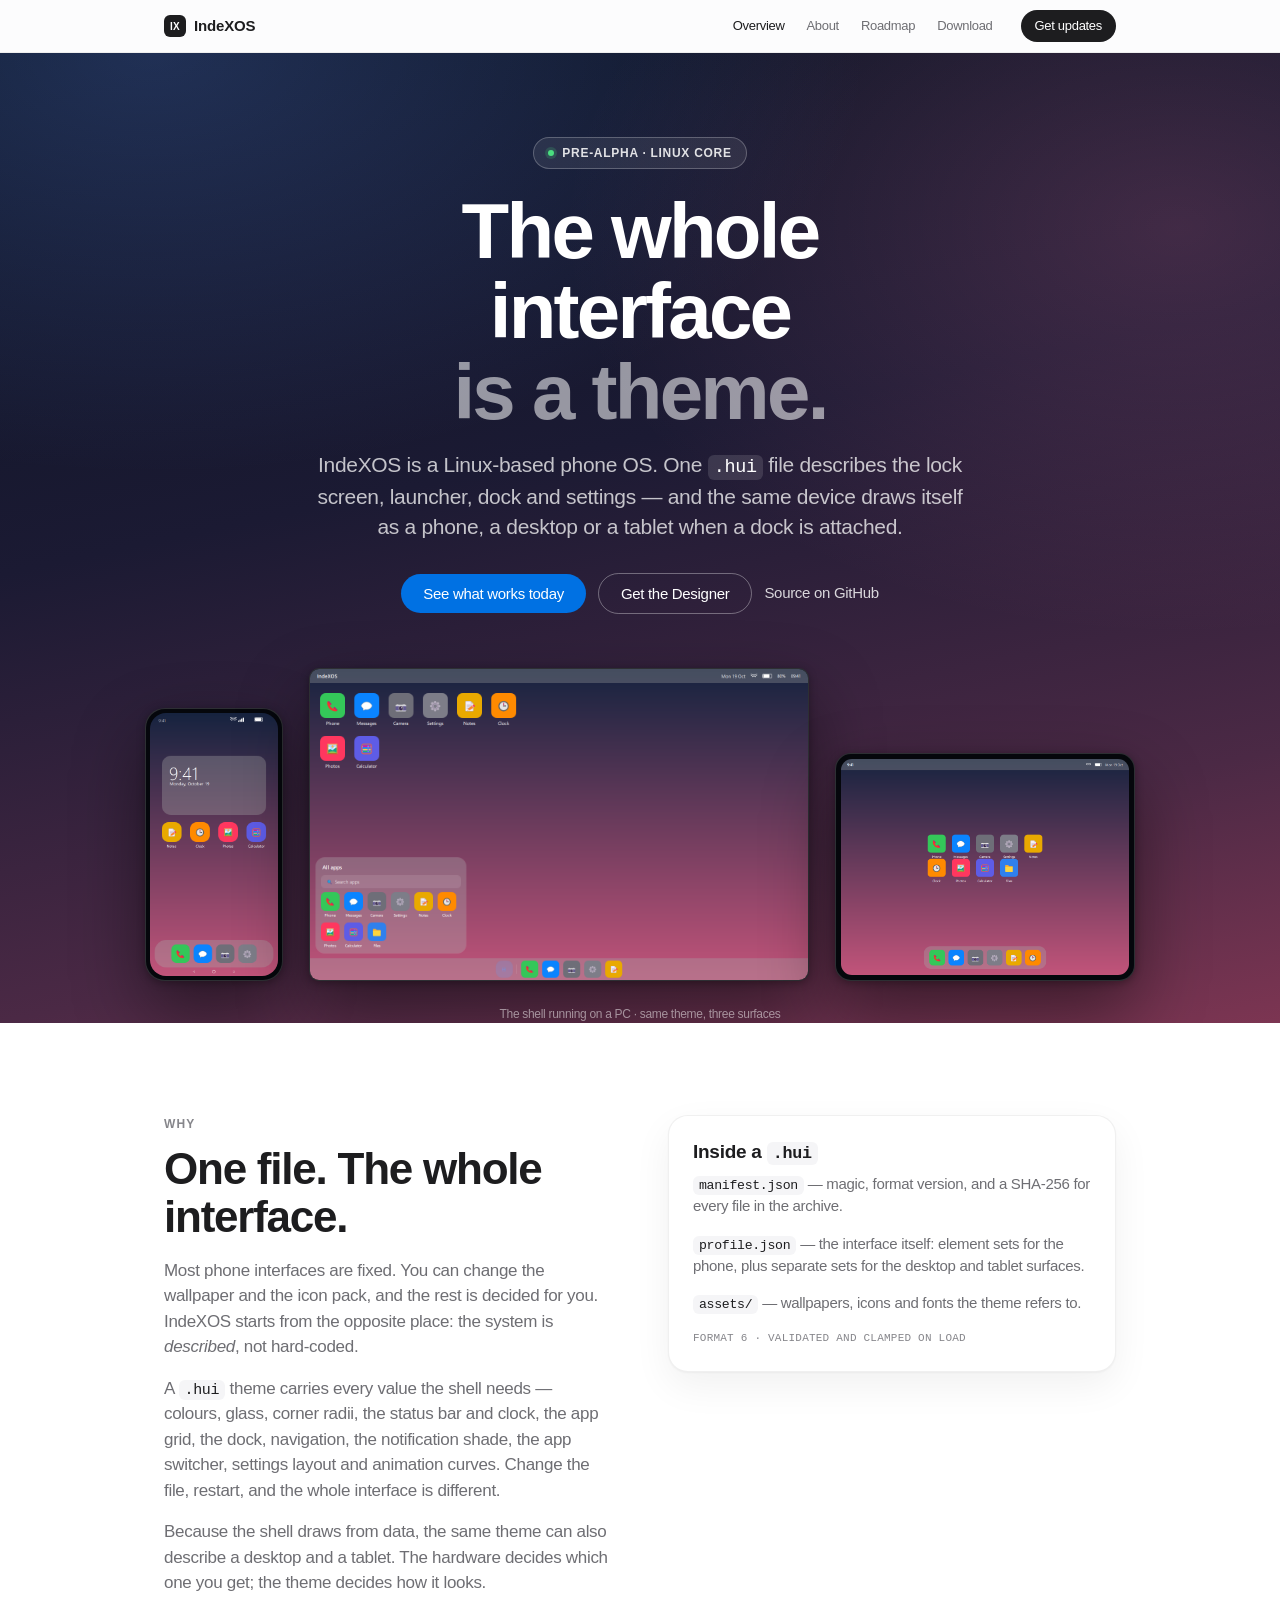
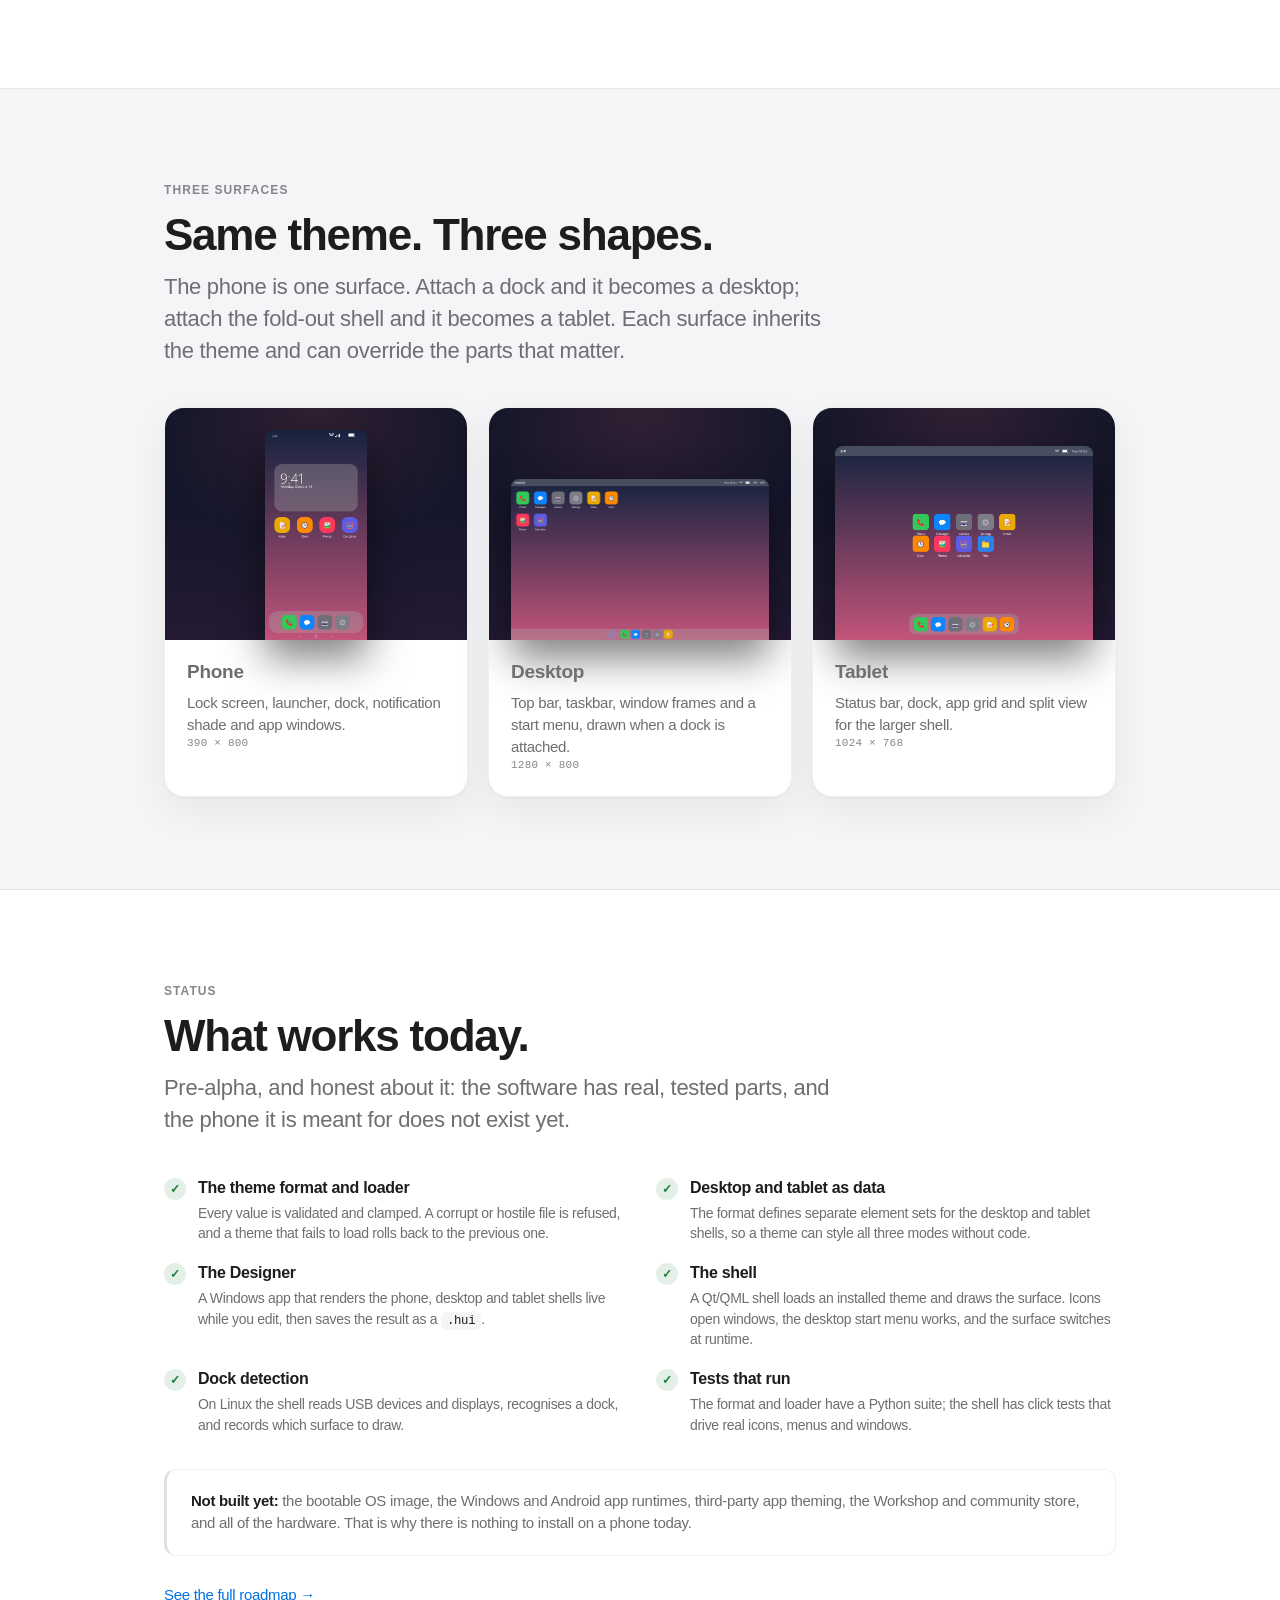
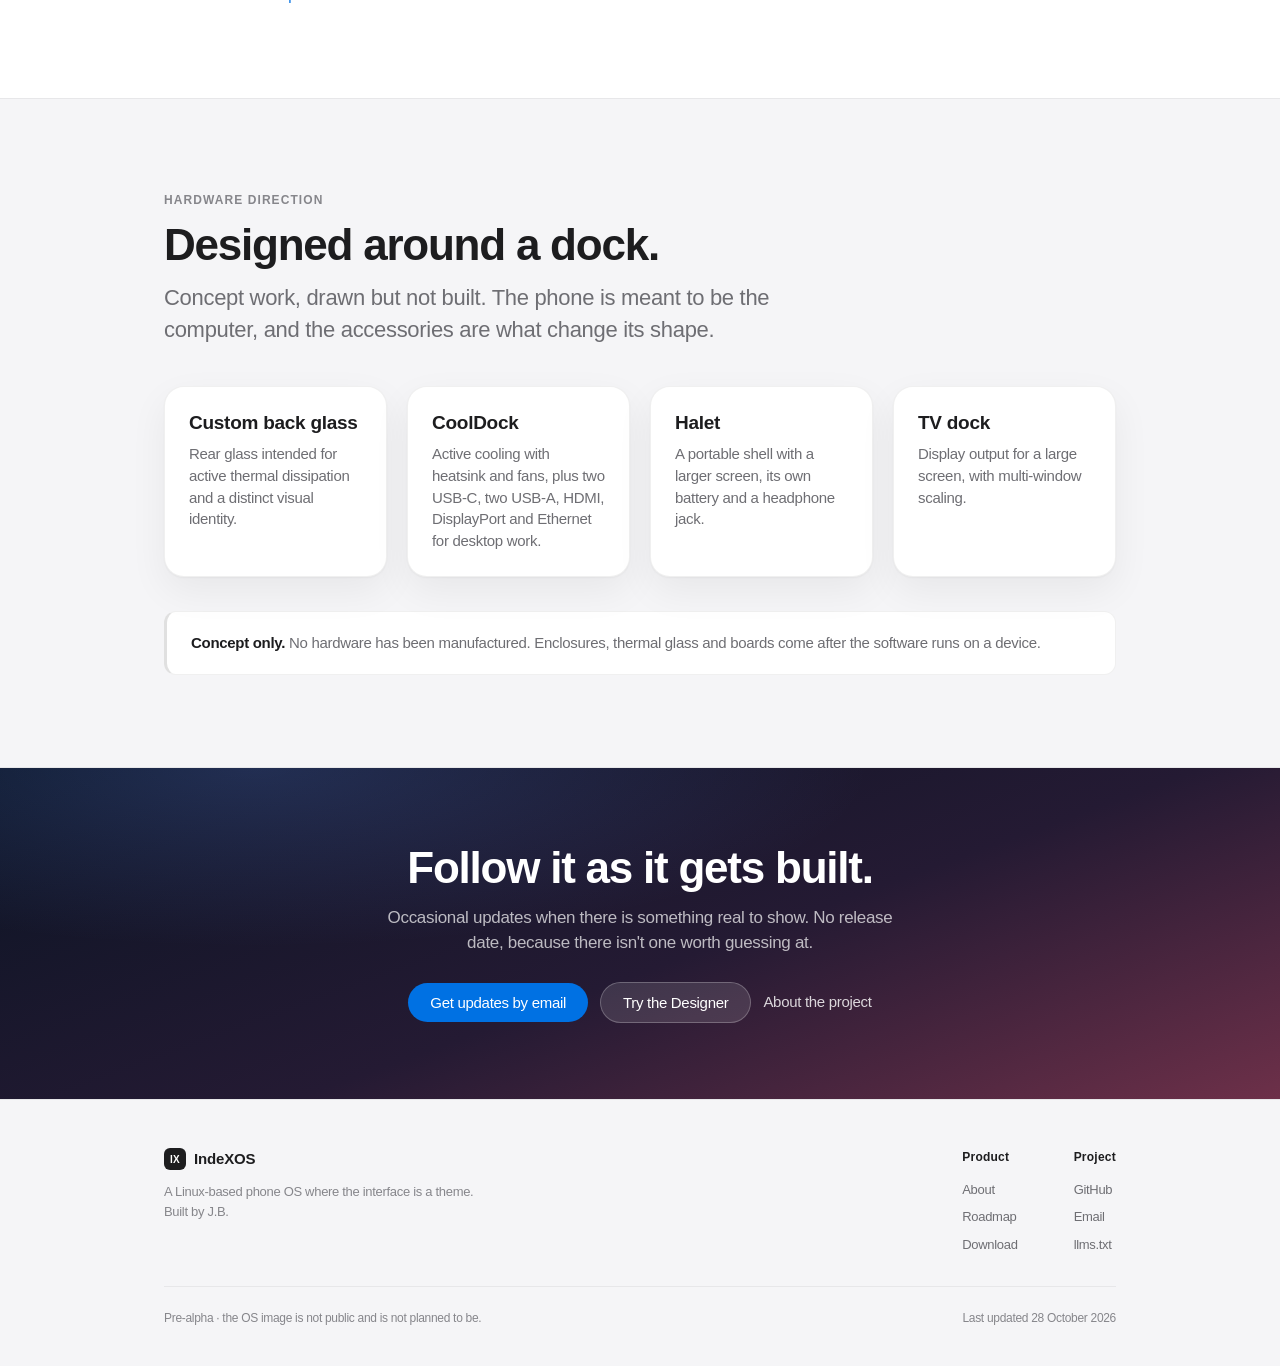
<file: index.html>
<!DOCTYPE html>
<html lang="en">
<head>
  <meta charset="UTF-8" />
  <meta name="viewport" content="width=device-width, initial-scale=1.0" />
  <title>IndeXOS — a phone OS where the whole interface is a theme</title>
  <meta name="description" content="IndeXOS is a Linux-based phone OS in pre-alpha: one .hui theme changes the whole interface, and the shell runs on a PC as a phone, desktop or tablet." />
  <link rel="canonical" href="https://halo-eap.github.io/index-os-preview/" />
  <link rel="icon" href="data:image/svg+xml,%3Csvg xmlns='http://www.w3.org/2000/svg' viewBox='0 0 64 64'%3E%3Crect width='64' height='64' rx='14' fill='%23000'/%3E%3Ctext x='32' y='44' font-family='Segoe UI,Arial' font-size='32' font-weight='700' fill='%23fff' text-anchor='middle'%3EIX%3C/text%3E%3C/svg%3E" />
  <meta name="theme-color" content="#000000" />
  <link rel="stylesheet" href="assets/site.css" />

  <meta property="og:type" content="website" />
  <meta property="og:site_name" content="IndeXOS" />
  <meta property="og:title" content="IndeXOS — a phone OS where the whole interface is a theme" />
  <meta property="og:description" content="One .hui theme changes the whole interface: lock screen, launcher, settings and dock. Phone, desktop or tablet, on the same device. Pre-alpha." />
  <meta property="og:url" content="https://halo-eap.github.io/index-os-preview/" />
  <meta property="og:image" content="https://halo-eap.github.io/index-os-preview/assets/img/og.png" />
  <meta property="og:image:width" content="1200" />
  <meta property="og:image:height" content="630" />
  <meta property="og:image:alt" content="The IndeXOS wordmark with the headline: the whole interface is a theme." />
  <meta name="twitter:card" content="summary_large_image" />
  <meta name="twitter:title" content="IndeXOS — a phone OS where the whole interface is a theme" />
  <meta name="twitter:description" content="One .hui theme changes the whole interface — phone, desktop or tablet. Linux-based, pre-alpha." />
  <meta name="twitter:image" content="https://halo-eap.github.io/index-os-preview/assets/img/og.png" />
</head>
<body>

  <nav class="nav">
    <div class="nav-in">
      <a class="wordmark" href="index.html"><span class="ix">IX</span><span>IndeXOS</span></a>
      <div class="nav-links">
        <a href="index.html" aria-current="page">Overview</a>
        <a href="about.html">About</a>
        <a href="roadmap.html">Roadmap</a>
        <a href="download.html">Download</a>
      </div>
      <a class="nav-cta" href="mailto:haloteamint@gmail.com?subject=Keep%20me%20posted%20on%20IndeXOS">Get updates</a>
    </div>
  </nav>

  <header class="hero">
    <div class="wrap">
      <span class="hero-pill"><span class="dot"></span>Pre-alpha · Linux core</span>
      <h1 class="h1">The whole interface<br /><span class="dim">is a theme.</span></h1>
      <p class="hero-sub">IndeXOS is a Linux-based phone OS. One <code>.hui</code> file describes the lock screen, launcher, dock and settings — and the same device draws itself as a phone, a desktop or a tablet when a dock is attached.</p>
      <div class="btn-row">
        <a class="btn btn-primary" href="roadmap.html">See what works today</a>
        <a class="btn btn-ghost" href="download.html">Get the Designer</a>
        <a class="textlink" href="https://github.com/Halo-EAP/index-os-preview">Source on GitHub</a>
      </div>

      <div class="stage">
        <div class="dev phone"><img src="assets/img/phone.png" alt="The IndeXOS phone home screen: clock widget, four app icons, dock and navigation bar." width="390" height="800" /></div>
        <div class="dev desktop"><img src="assets/img/desktop-start.png" alt="The IndeXOS desktop surface: top bar, desktop icons, taskbar and the start menu open." width="1280" height="800" /></div>
        <div class="dev tablet"><img src="assets/img/tablet.png" alt="The IndeXOS tablet surface: status bar, centred app grid, floating dock." width="1024" height="768" /></div>
      </div>
      <p class="hero-caption">The shell running on a PC · same theme, three surfaces</p>
    </div>
  </header>

  <main>

    <section class="sec">
      <div class="wrap split">
        <div>
          <p class="eyebrow">Why</p>
          <h2 class="h2">One file. The whole interface.</h2>
          <p class="body">Most phone interfaces are fixed. You can change the wallpaper and the icon pack, and the rest is decided for you. IndeXOS starts from the opposite place: the system is <em>described</em>, not hard-coded.</p>
          <p class="body">A <code>.hui</code> theme carries every value the shell needs — colours, glass, corner radii, the status bar and clock, the app grid, the dock, navigation, the notification shade, the app switcher, settings layout and animation curves. Change the file, restart, and the whole interface is different.</p>
          <p class="body">Because the shell draws from data, the same theme can also describe a desktop and a tablet. The hardware decides which one you get; the theme decides how it looks.</p>
        </div>
        <div class="card">
          <h3 class="h3">Inside a <code>.hui</code></h3>
          <p><code>manifest.json</code> — magic, format version, and a SHA-256 for every file in the archive.</p>
          <p><code>profile.json</code> — the interface itself: element sets for the phone, plus separate sets for the desktop and tablet surfaces.</p>
          <p><code>assets/</code> — wallpapers, icons and fonts the theme refers to.</p>
          <p class="meta">FORMAT 6 · VALIDATED AND CLAMPED ON LOAD</p>
        </div>
      </div>
    </section>

    <section class="sec soft">
      <div class="wrap">
        <div class="section-head">
          <p class="eyebrow">Three surfaces</p>
          <h2 class="h2">Same theme. Three shapes.</h2>
          <p class="lede measure">The phone is one surface. Attach a dock and it becomes a desktop; attach the fold-out shell and it becomes a tablet. Each surface inherits the theme and can override the parts that matter.</p>
        </div>

        <div class="grid three">
          <article class="card mode">
            <div class="media tall"><img src="assets/img/phone.png" alt="Phone home screen with a clock widget and dock." width="390" height="800" /></div>
            <div class="body">
              <h3 class="h3">Phone</h3>
              <p>Lock screen, launcher, dock, notification shade and app windows.</p>
              <p class="meta">390 × 800</p>
            </div>
          </article>
          <article class="card mode">
            <div class="media wide"><img src="assets/img/desktop.png" alt="Desktop surface with top bar, icons and taskbar." width="1280" height="800" /></div>
            <div class="body">
              <h3 class="h3">Desktop</h3>
              <p>Top bar, taskbar, window frames and a start menu, drawn when a dock is attached.</p>
              <p class="meta">1280 × 800</p>
            </div>
          </article>
          <article class="card mode">
            <div class="media wide"><img src="assets/img/tablet.png" alt="Tablet surface with status bar, app grid and dock." width="1024" height="768" /></div>
            <div class="body">
              <h3 class="h3">Tablet</h3>
              <p>Status bar, dock, app grid and split view for the larger shell.</p>
              <p class="meta">1024 × 768</p>
            </div>
          </article>
        </div>
      </div>
    </section>

    <section class="sec">
      <div class="wrap">
        <div class="section-head">
          <p class="eyebrow">Status</p>
          <h2 class="h2">What works today.</h2>
          <p class="lede measure">Pre-alpha, and honest about it: the software has real, tested parts, and the phone it is meant for does not exist yet.</p>
        </div>

        <div class="checks">
          <div class="check"><span class="mark">✓</span><div><strong>The theme format and loader</strong><p>Every value is validated and clamped. A corrupt or hostile file is refused, and a theme that fails to load rolls back to the previous one.</p></div></div>
          <div class="check"><span class="mark">✓</span><div><strong>Desktop and tablet as data</strong><p>The format defines separate element sets for the desktop and tablet shells, so a theme can style all three modes without code.</p></div></div>
          <div class="check"><span class="mark">✓</span><div><strong>The Designer</strong><p>A Windows app that renders the phone, desktop and tablet shells live while you edit, then saves the result as a <code>.hui</code>.</p></div></div>
          <div class="check"><span class="mark">✓</span><div><strong>The shell</strong><p>A Qt/QML shell loads an installed theme and draws the surface. Icons open windows, the desktop start menu works, and the surface switches at runtime.</p></div></div>
          <div class="check"><span class="mark">✓</span><div><strong>Dock detection</strong><p>On Linux the shell reads USB devices and displays, recognises a dock, and records which surface to draw.</p></div></div>
          <div class="check"><span class="mark">✓</span><div><strong>Tests that run</strong><p>The format and loader have a Python suite; the shell has click tests that drive real icons, menus and windows.</p></div></div>
        </div>

        <p class="note"><strong>Not built yet:</strong> the bootable OS image, the Windows and Android app runtimes, third-party app theming, the Workshop and community store, and all of the hardware. That is why there is nothing to install on a phone today.</p>

        <div class="btn-row" style="margin-top: 28px;">
          <a class="textlink" href="roadmap.html">See the full roadmap →</a>
        </div>
      </div>
    </section>

    <section class="sec soft">
      <div class="wrap">
        <div class="section-head">
          <p class="eyebrow">Hardware direction</p>
          <h2 class="h2">Designed around a dock.</h2>
          <p class="lede measure">Concept work, drawn but not built. The phone is meant to be the computer, and the accessories are what change its shape.</p>
        </div>

        <div class="grid four">
          <div class="card">
            <h3 class="h3">Custom back glass</h3>
            <p>Rear glass intended for active thermal dissipation and a distinct visual identity.</p>
          </div>
          <div class="card">
            <h3 class="h3">CoolDock</h3>
            <p>Active cooling with heatsink and fans, plus two USB-C, two USB-A, HDMI, DisplayPort and Ethernet for desktop work.</p>
          </div>
          <div class="card">
            <h3 class="h3">Halet</h3>
            <p>A portable shell with a larger screen, its own battery and a headphone jack.</p>
          </div>
          <div class="card">
            <h3 class="h3">TV dock</h3>
            <p>Display output for a large screen, with multi-window scaling.</p>
          </div>
        </div>

        <p class="note"><strong>Concept only.</strong> No hardware has been manufactured. Enclosures, thermal glass and boards come after the software runs on a device.</p>
      </div>
    </section>

    <section class="band">
      <div class="wrap">
        <h2 class="h2">Follow it as it gets built.</h2>
        <p>Occasional updates when there is something real to show. No release date, because there isn't one worth guessing at.</p>
        <div class="btn-row">
          <a class="btn btn-primary" href="mailto:haloteamint@gmail.com?subject=Keep%20me%20posted%20on%20IndeXOS">Get updates by email</a>
          <a class="btn btn-soft" href="download.html">Try the Designer</a>
          <a class="textlink" href="about.html">About the project</a>
        </div>
      </div>
    </section>

  </main>

  <footer class="foot">
    <div class="foot-in">
      <div class="foot-top">
        <div class="foot-brand">
          <a class="wordmark" href="index.html"><span class="ix">IX</span><span>IndeXOS</span></a>
          <p>A Linux-based phone OS where the interface is a theme. Built by J.B.</p>
        </div>
        <div class="foot-cols">
          <div>
            <h4>Product</h4>
            <a href="about.html">About</a>
            <a href="roadmap.html">Roadmap</a>
            <a href="download.html">Download</a>
          </div>
          <div>
            <h4>Project</h4>
            <a href="https://github.com/Halo-EAP/index-os-preview">GitHub</a>
            <a href="mailto:haloteamint@gmail.com">Email</a>
            <a href="llms.txt">llms.txt</a>
          </div>
        </div>
      </div>
      <p class="foot-note"><span>Pre-alpha · the OS image is not public and is not planned to be.</span><span>Last updated 28 October 2026</span></p>
    </div>
  </footer>

</body>
</html>
</file>
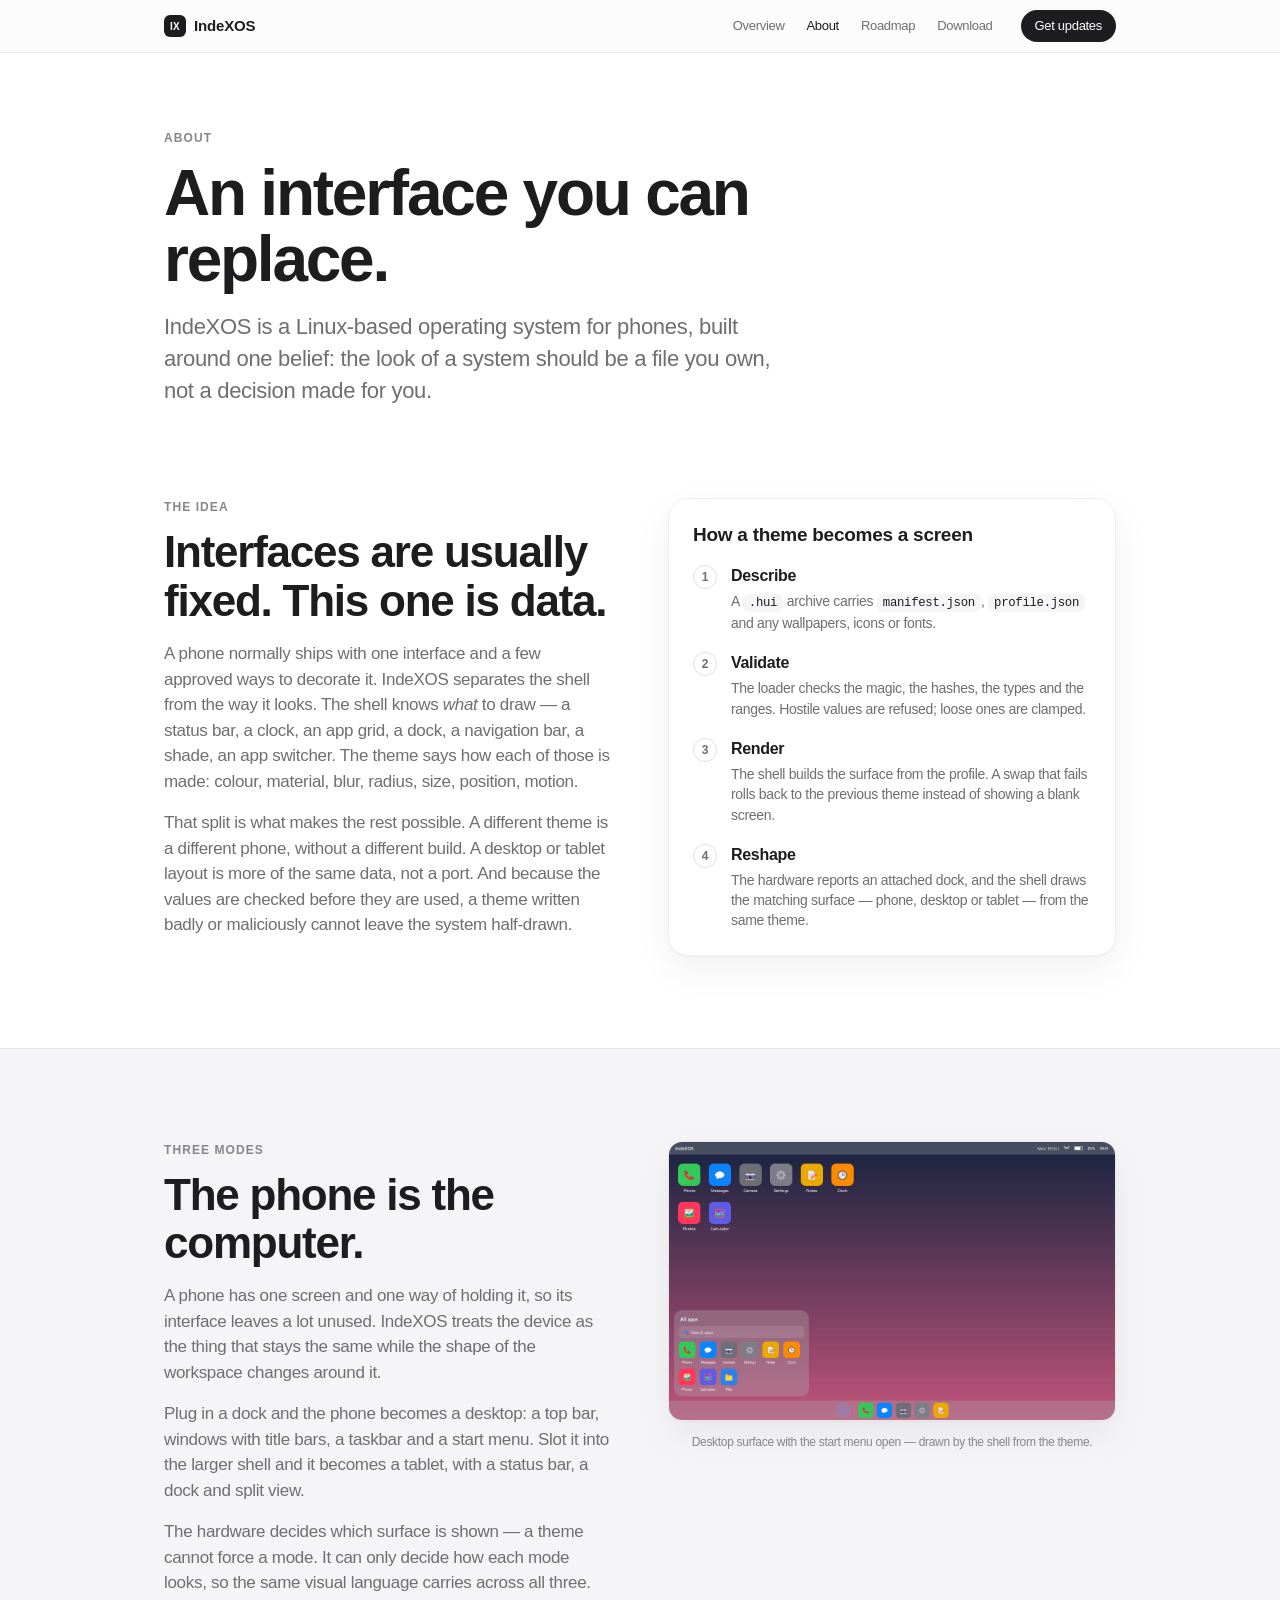
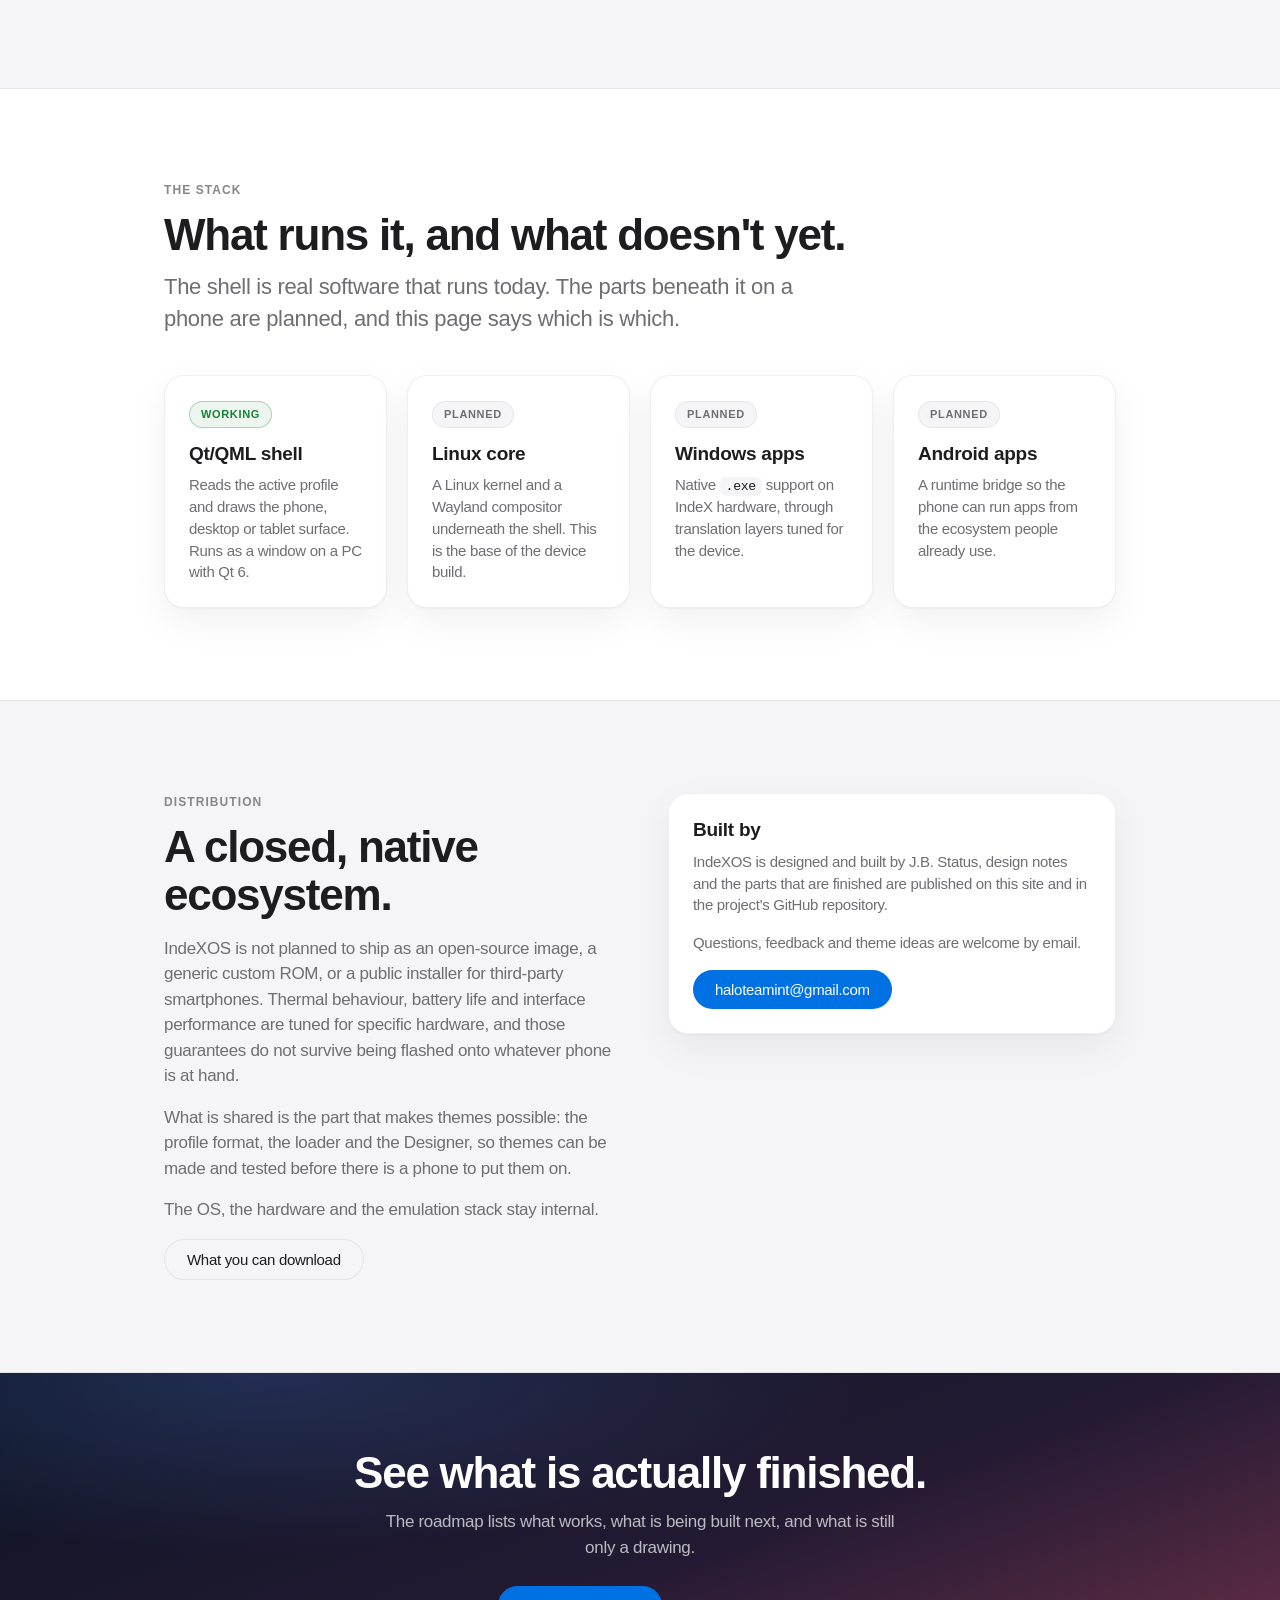
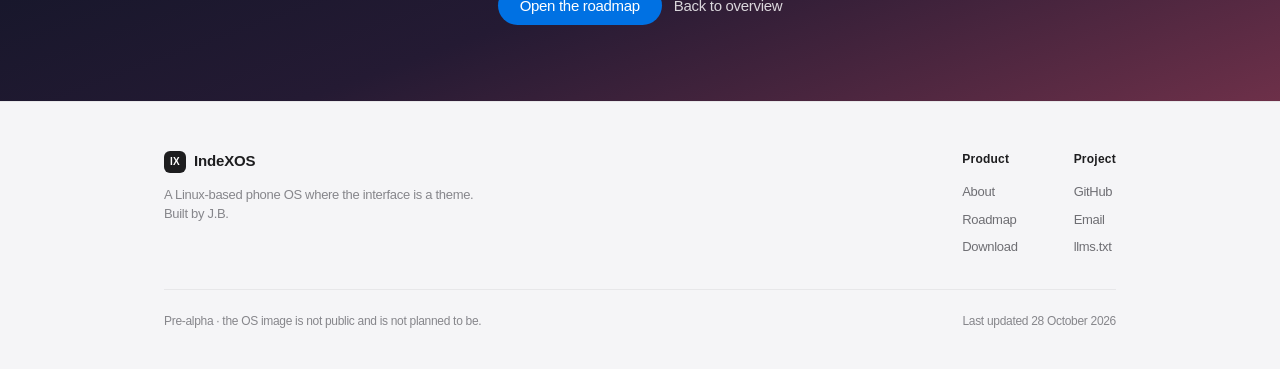
<file: about.html>
<!DOCTYPE html>
<html lang="en">
<head>
  <meta charset="UTF-8" />
  <meta name="viewport" content="width=device-width, initial-scale=1.0" />
  <title>About — IndeXOS</title>
  <meta name="description" content="About IndeXOS: a Linux-based phone OS built around .hui themes, three surfaces and a closed native ecosystem. Pre-alpha; the shell runs on a PC." />
  <link rel="canonical" href="https://halo-eap.github.io/index-os-preview/about.html" />
  <link rel="icon" href="data:image/svg+xml,%3Csvg xmlns='http://www.w3.org/2000/svg' viewBox='0 0 64 64'%3E%3Crect width='64' height='64' rx='14' fill='%23000'/%3E%3Ctext x='32' y='44' font-family='Segoe UI,Arial' font-size='32' font-weight='700' fill='%23fff' text-anchor='middle'%3EIX%3C/text%3E%3C/svg%3E" />
  <meta name="theme-color" content="#000000" />
  <link rel="stylesheet" href="assets/site.css" />

  <meta property="og:type" content="website" />
  <meta property="og:site_name" content="IndeXOS" />
  <meta property="og:title" content="About — IndeXOS" />
  <meta property="og:description" content="A Linux-based phone OS where the interface is a .hui file. Pre-alpha: the shell runs on a PC, the phone build does not exist yet." />
  <meta property="og:url" content="https://halo-eap.github.io/index-os-preview/about.html" />
  <meta property="og:image" content="https://halo-eap.github.io/index-os-preview/assets/img/og.png" />
  <meta property="og:image:width" content="1200" />
  <meta property="og:image:height" content="630" />
  <meta property="og:image:alt" content="The IndeXOS wordmark with the headline: the whole interface is a theme." />
  <meta name="twitter:card" content="summary_large_image" />
</head>
<body>

  <nav class="nav">
    <div class="nav-in">
      <a class="wordmark" href="index.html"><span class="ix">IX</span><span>IndeXOS</span></a>
      <div class="nav-links">
        <a href="index.html">Overview</a>
        <a href="about.html" aria-current="page">About</a>
        <a href="roadmap.html">Roadmap</a>
        <a href="download.html">Download</a>
      </div>
      <a class="nav-cta" href="mailto:haloteamint@gmail.com?subject=Keep%20me%20posted%20on%20IndeXOS">Get updates</a>
    </div>
  </nav>

  <header class="pagehead">
    <div class="wrap">
      <p class="eyebrow">About</p>
      <h1 class="h1">An interface you can replace.</h1>
      <p class="lede">IndeXOS is a Linux-based operating system for phones, built around one belief: the look of a system should be a file you own, not a decision made for you.</p>
    </div>
  </header>

  <main>

    <section class="sec">
      <div class="wrap split">
        <div>
          <p class="eyebrow">The idea</p>
          <h2 class="h2">Interfaces are usually fixed. This one is data.</h2>
          <p class="body">A phone normally ships with one interface and a few approved ways to decorate it. IndeXOS separates the shell from the way it looks. The shell knows <em>what</em> to draw — a status bar, a clock, an app grid, a dock, a navigation bar, a shade, an app switcher. The theme says how each of those is made: colour, material, blur, radius, size, position, motion.</p>
          <p class="body">That split is what makes the rest possible. A different theme is a different phone, without a different build. A desktop or tablet layout is more of the same data, not a port. And because the values are checked before they are used, a theme written badly or maliciously cannot leave the system half-drawn.</p>
        </div>
        <div class="card">
          <h3 class="h3">How a theme becomes a screen</h3>
          <div class="steps" style="margin-top: 16px;">
            <div class="step"><span class="n">1</span><div><strong>Describe</strong><p>A <code>.hui</code> archive carries <code>manifest.json</code>, <code>profile.json</code> and any wallpapers, icons or fonts.</p></div></div>
            <div class="step"><span class="n">2</span><div><strong>Validate</strong><p>The loader checks the magic, the hashes, the types and the ranges. Hostile values are refused; loose ones are clamped.</p></div></div>
            <div class="step"><span class="n">3</span><div><strong>Render</strong><p>The shell builds the surface from the profile. A swap that fails rolls back to the previous theme instead of showing a blank screen.</p></div></div>
            <div class="step"><span class="n">4</span><div><strong>Reshape</strong><p>The hardware reports an attached dock, and the shell draws the matching surface — phone, desktop or tablet — from the same theme.</p></div></div>
          </div>
        </div>
      </div>
    </section>

    <section class="sec soft">
      <div class="wrap split">
        <div>
          <p class="eyebrow">Three modes</p>
          <h2 class="h2">The phone is the computer.</h2>
          <p class="body">A phone has one screen and one way of holding it, so its interface leaves a lot unused. IndeXOS treats the device as the thing that stays the same while the shape of the workspace changes around it.</p>
          <p class="body">Plug in a dock and the phone becomes a desktop: a top bar, windows with title bars, a taskbar and a start menu. Slot it into the larger shell and it becomes a tablet, with a status bar, a dock and split view.</p>
          <p class="body">The hardware decides which surface is shown — a theme cannot force a mode. It can only decide how each mode looks, so the same visual language carries across all three.</p>
        </div>
        <div>
          <img class="shot" src="assets/img/desktop-start.png" alt="The desktop surface with the start menu open, showing an app grid and search field." width="1280" height="800" />
          <p class="shotcap">Desktop surface with the start menu open — drawn by the shell from the theme.</p>
        </div>
      </div>
    </section>

    <section class="sec">
      <div class="wrap">
        <div class="section-head">
          <p class="eyebrow">The stack</p>
          <h2 class="h2">What runs it, and what doesn't yet.</h2>
          <p class="lede measure">The shell is real software that runs today. The parts beneath it on a phone are planned, and this page says which is which.</p>
        </div>

        <div class="grid four">
          <div class="card">
            <span class="state live">Working</span>
            <h3 class="h3" style="margin-top: 14px;">Qt/QML shell</h3>
            <p>Reads the active profile and draws the phone, desktop or tablet surface. Runs as a window on a PC with Qt 6.</p>
          </div>
          <div class="card">
            <span class="state">Planned</span>
            <h3 class="h3" style="margin-top: 14px;">Linux core</h3>
            <p>A Linux kernel and a Wayland compositor underneath the shell. This is the base of the device build.</p>
          </div>
          <div class="card">
            <span class="state">Planned</span>
            <h3 class="h3" style="margin-top: 14px;">Windows apps</h3>
            <p>Native <code>.exe</code> support on IndeX hardware, through translation layers tuned for the device.</p>
          </div>
          <div class="card">
            <span class="state">Planned</span>
            <h3 class="h3" style="margin-top: 14px;">Android apps</h3>
            <p>A runtime bridge so the phone can run apps from the ecosystem people already use.</p>
          </div>
        </div>
      </div>
    </section>

    <section class="sec soft" id="ecosystem">
      <div class="wrap split">
        <div>
          <p class="eyebrow">Distribution</p>
          <h2 class="h2">A closed, native ecosystem.</h2>
          <p class="body">IndeXOS is not planned to ship as an open-source image, a generic custom ROM, or a public installer for third-party smartphones. Thermal behaviour, battery life and interface performance are tuned for specific hardware, and those guarantees do not survive being flashed onto whatever phone is at hand.</p>
          <p class="body">What is shared is the part that makes themes possible: the profile format, the loader and the Designer, so themes can be made and tested before there is a phone to put them on.</p>
          <p class="body">The OS, the hardware and the emulation stack stay internal.</p>
          <div class="btn-row" style="margin-top: 8px;">
            <a class="btn btn-soft" href="download.html">What you can download</a>
          </div>
        </div>
        <div class="card">
          <h3 class="h3">Built by</h3>
          <p>IndeXOS is designed and built by J.B. Status, design notes and the parts that are finished are published on this site and in the project's GitHub repository.</p>
          <p>Questions, feedback and theme ideas are welcome by email.</p>
          <div class="btn-row" style="margin-top: 16px;">
            <a class="btn btn-primary" href="mailto:haloteamint@gmail.com?subject=IndeXOS">haloteamint@gmail.com</a>
          </div>
        </div>
      </div>
    </section>

    <section class="band">
      <div class="wrap">
        <h2 class="h2">See what is actually finished.</h2>
        <p>The roadmap lists what works, what is being built next, and what is still only a drawing.</p>
        <div class="btn-row">
          <a class="btn btn-primary" href="roadmap.html">Open the roadmap</a>
          <a class="textlink" href="index.html">Back to overview</a>
        </div>
      </div>
    </section>

  </main>

  <footer class="foot">
    <div class="foot-in">
      <div class="foot-top">
        <div class="foot-brand">
          <a class="wordmark" href="index.html"><span class="ix">IX</span><span>IndeXOS</span></a>
          <p>A Linux-based phone OS where the interface is a theme. Built by J.B.</p>
        </div>
        <div class="foot-cols">
          <div>
            <h4>Product</h4>
            <a href="about.html">About</a>
            <a href="roadmap.html">Roadmap</a>
            <a href="download.html">Download</a>
          </div>
          <div>
            <h4>Project</h4>
            <a href="https://github.com/Halo-EAP/index-os-preview">GitHub</a>
            <a href="mailto:haloteamint@gmail.com">Email</a>
            <a href="llms.txt">llms.txt</a>
          </div>
        </div>
      </div>
      <p class="foot-note"><span>Pre-alpha · the OS image is not public and is not planned to be.</span><span>Last updated 28 October 2026</span></p>
    </div>
  </footer>

</body>
</html>
</file>
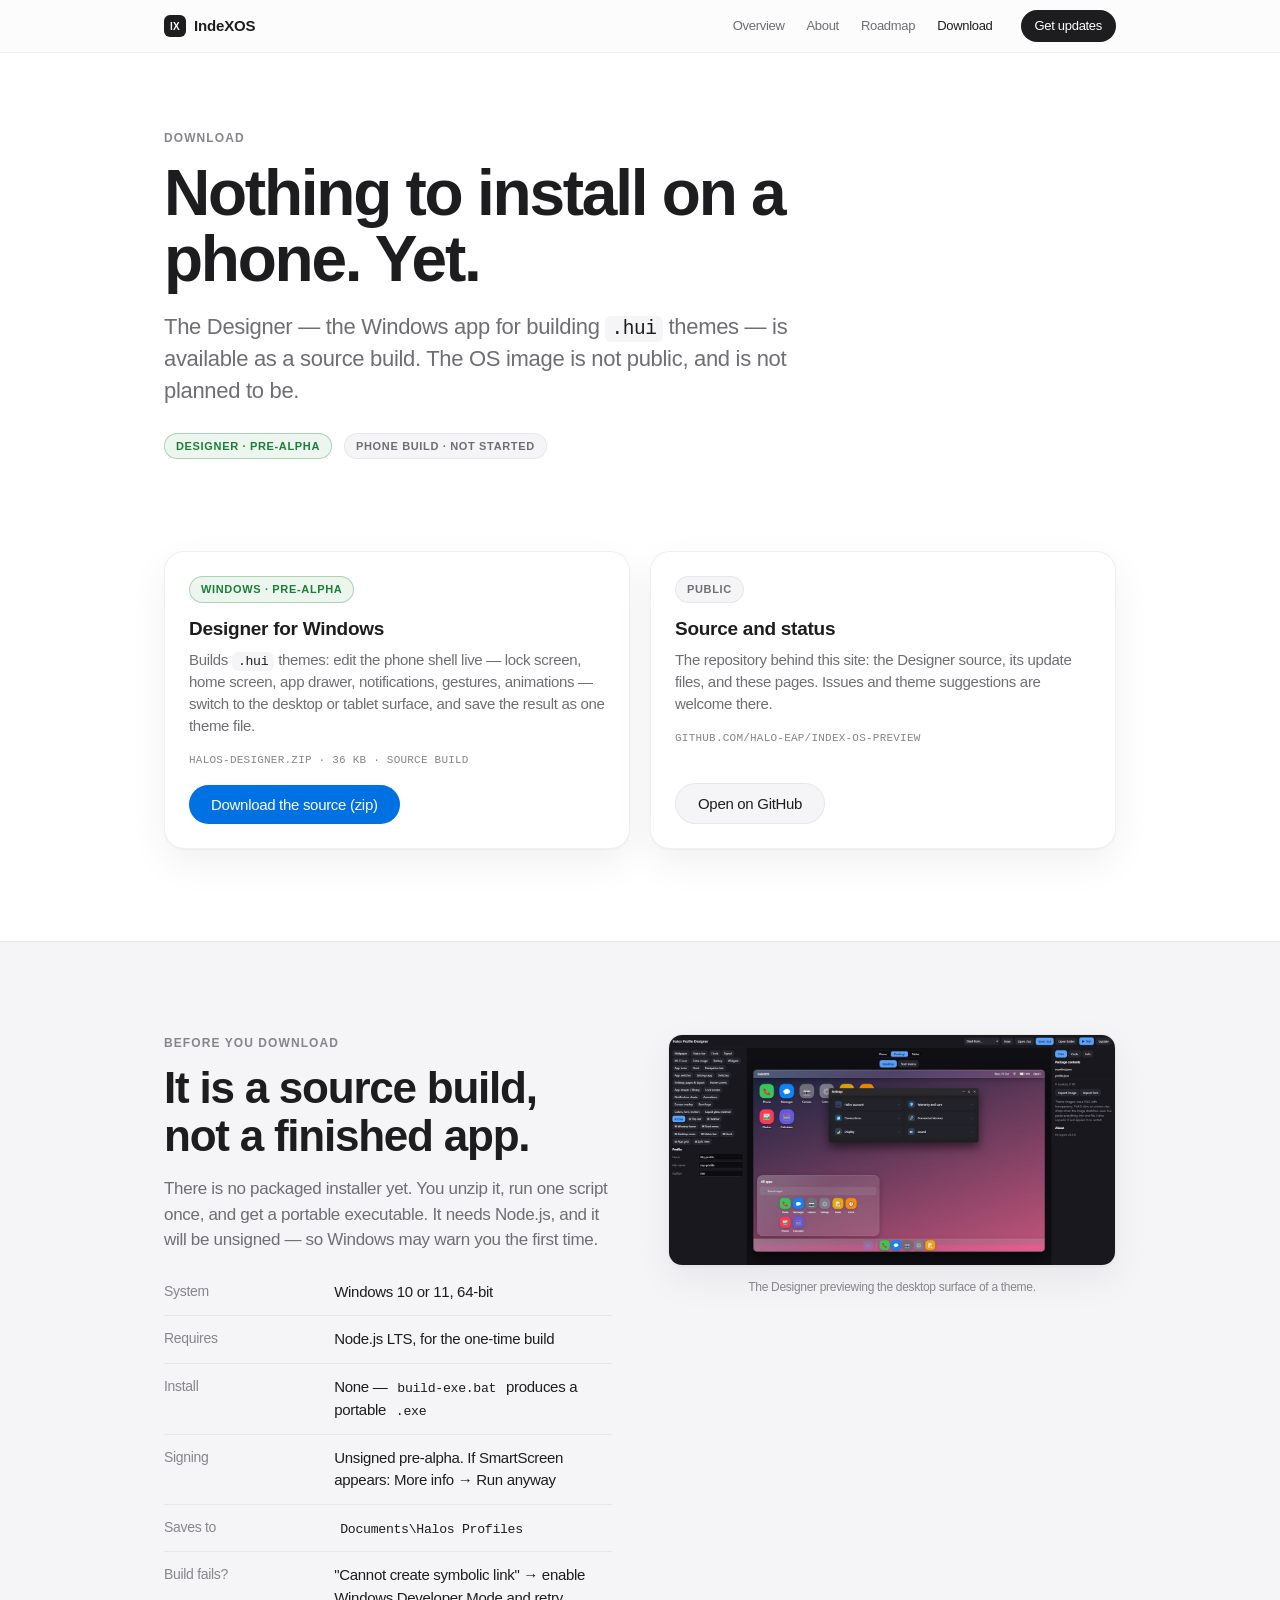
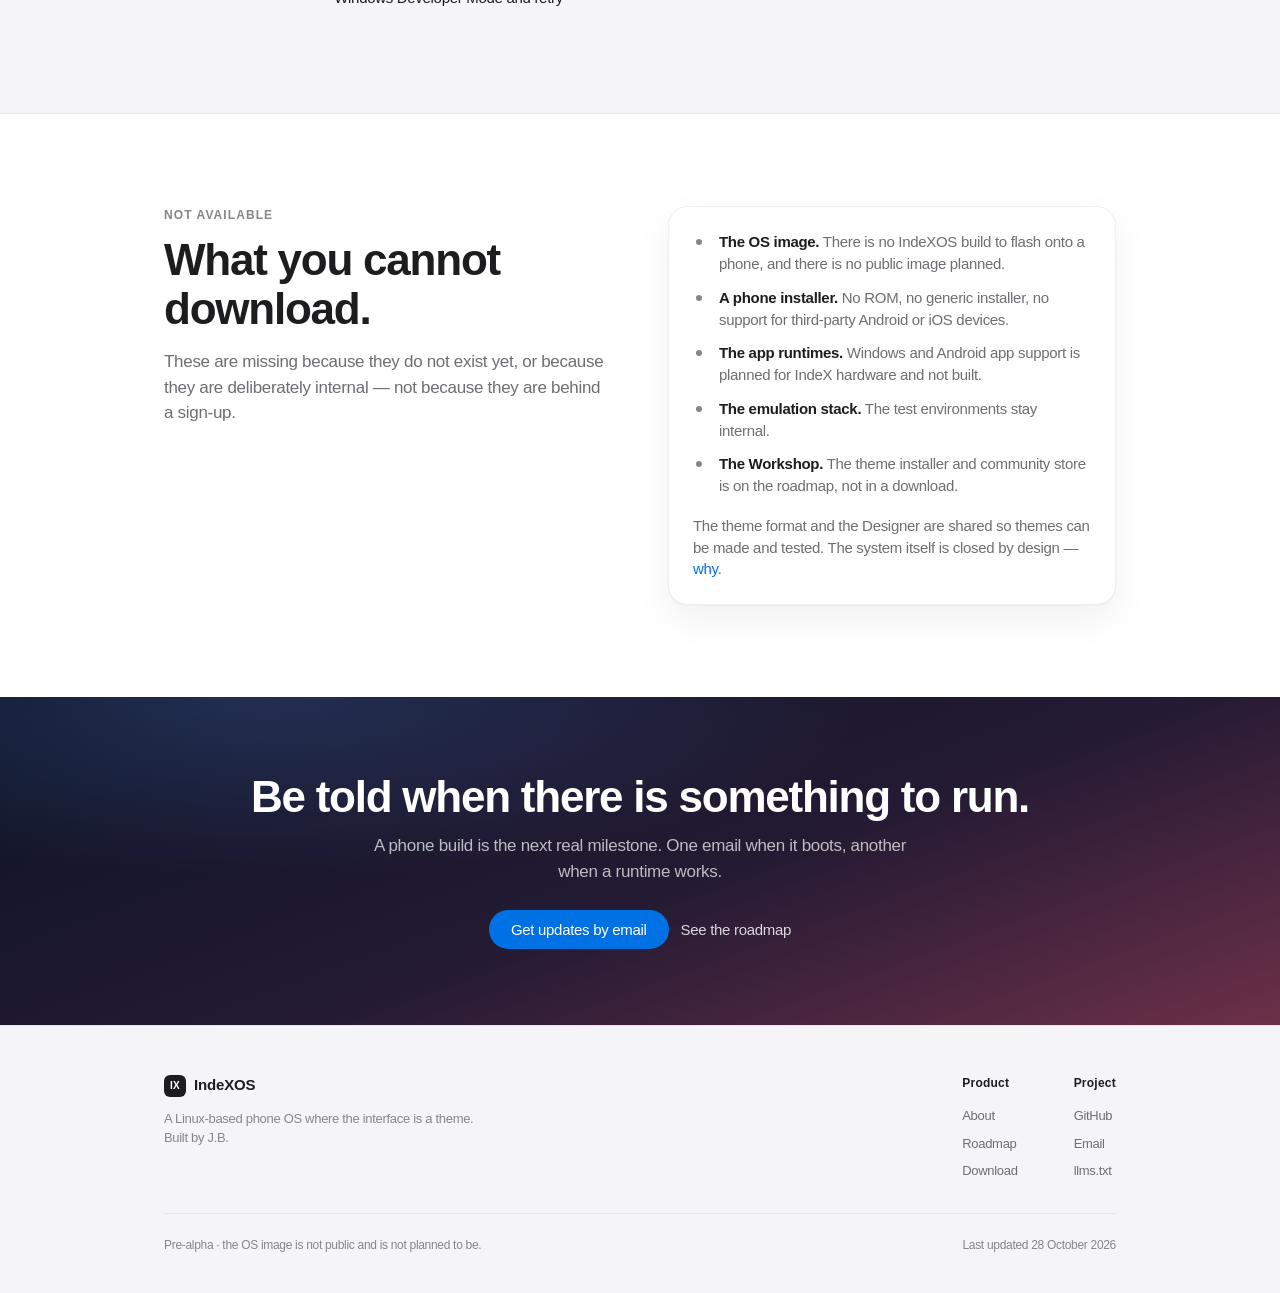
<file: download.html>
<!DOCTYPE html>
<html lang="en">
<head>
  <meta charset="UTF-8" />
  <meta name="viewport" content="width=device-width, initial-scale=1.0" />
  <title>Download — IndeXOS</title>
  <meta name="description" content="Download the IndeXOS Designer for Windows (source build). No phone build exists yet: the OS image is not public and the app runtimes are not built." />
  <link rel="canonical" href="https://halo-eap.github.io/index-os-preview/download.html" />
  <link rel="icon" href="data:image/svg+xml,%3Csvg xmlns='http://www.w3.org/2000/svg' viewBox='0 0 64 64'%3E%3Crect width='64' height='64' rx='14' fill='%23000'/%3E%3Ctext x='32' y='44' font-family='Segoe UI,Arial' font-size='32' font-weight='700' fill='%23fff' text-anchor='middle'%3EIX%3C/text%3E%3C/svg%3E" />
  <meta name="theme-color" content="#000000" />
  <link rel="stylesheet" href="assets/site.css" />

  <meta property="og:type" content="website" />
  <meta property="og:site_name" content="IndeXOS" />
  <meta property="og:title" content="Download — IndeXOS" />
  <meta property="og:description" content="The Designer for Windows, as a source build. No phone build exists yet, and the OS image is not public." />
  <meta property="og:url" content="https://halo-eap.github.io/index-os-preview/download.html" />
  <meta property="og:image" content="https://halo-eap.github.io/index-os-preview/assets/img/og.png" />
  <meta property="og:image:width" content="1200" />
  <meta property="og:image:height" content="630" />
  <meta property="og:image:alt" content="The IndeXOS wordmark with the headline: the whole interface is a theme." />
  <meta name="twitter:card" content="summary_large_image" />
</head>
<body>

  <nav class="nav">
    <div class="nav-in">
      <a class="wordmark" href="index.html"><span class="ix">IX</span><span>IndeXOS</span></a>
      <div class="nav-links">
        <a href="index.html">Overview</a>
        <a href="about.html">About</a>
        <a href="roadmap.html">Roadmap</a>
        <a href="download.html" aria-current="page">Download</a>
      </div>
      <a class="nav-cta" href="mailto:haloteamint@gmail.com?subject=Keep%20me%20posted%20on%20IndeXOS">Get updates</a>
    </div>
  </nav>

  <header class="pagehead">
    <div class="wrap">
      <p class="eyebrow">Download</p>
      <h1 class="h1">Nothing to install on a phone. Yet.</h1>
      <p class="lede">The Designer — the Windows app for building <code>.hui</code> themes — is available as a source build. The OS image is not public, and is not planned to be.</p>
      <div class="btn-row">
        <span class="state live">Designer · pre-alpha</span>
        <span class="state">Phone build · not started</span>
      </div>
    </div>
  </header>

  <main>

    <section class="sec">
      <div class="wrap">
        <div class="grid two dl">

          <div class="card">
            <span class="state live" style="align-self: flex-start;">Windows · pre-alpha</span>
            <h3 class="h3" style="margin-top: 14px;">Designer for Windows</h3>
            <p>Builds <code>.hui</code> themes: edit the phone shell live — lock screen, home screen, app drawer, notifications, gestures, animations — switch to the desktop or tablet surface, and save the result as one theme file.</p>
            <p class="meta" style="margin-top: 0;">HALOS-DESIGNER.ZIP · 36 KB · SOURCE BUILD</p>
            <a class="btn btn-primary" href="https://github.com/Halo-EAP/index-os-preview/raw/main/halos-designer.zip">Download the source (zip)</a>
          </div>

          <div class="card">
            <span class="state" style="align-self: flex-start;">Public</span>
            <h3 class="h3" style="margin-top: 14px;">Source and status</h3>
            <p>The repository behind this site: the Designer source, its update files, and these pages. Issues and theme suggestions are welcome there.</p>
            <p class="meta" style="margin-top: 0;">GITHUB.COM/HALO-EAP/INDEX-OS-PREVIEW</p>
            <a class="btn btn-soft" href="https://github.com/Halo-EAP/index-os-preview">Open on GitHub</a>
          </div>

        </div>
      </div>
    </section>

    <section class="sec soft">
      <div class="wrap split">
        <div>
          <p class="eyebrow">Before you download</p>
          <h2 class="h2">It is a source build, not a finished app.</h2>
          <p class="body">There is no packaged installer yet. You unzip it, run one script once, and get a portable executable. It needs Node.js, and it will be unsigned — so Windows may warn you the first time.</p>

          <table class="spec">
            <tr><th>System</th><td>Windows 10 or 11, 64-bit</td></tr>
            <tr><th>Requires</th><td>Node.js LTS, for the one-time build</td></tr>
            <tr><th>Install</th><td>None — <code>build-exe.bat</code> produces a portable <code>.exe</code></td></tr>
            <tr><th>Signing</th><td>Unsigned pre-alpha. If SmartScreen appears: More info → Run anyway</td></tr>
            <tr><th>Saves to</th><td><code>Documents\Halos Profiles</code></td></tr>
            <tr><th>Build fails?</th><td>"Cannot create symbolic link" → enable Windows Developer Mode and retry</td></tr>
          </table>
        </div>
        <div>
          <img class="shot" src="assets/img/designer.jpg" alt="The Halos Profile Designer on Windows: a control panel on the left, the desktop surface preview in the middle, and theme details on the right." width="1280" height="661" />
          <p class="shotcap">The Designer previewing the desktop surface of a theme.</p>
        </div>
      </div>
    </section>

    <section class="sec">
      <div class="wrap split">
        <div>
          <p class="eyebrow">Not available</p>
          <h2 class="h2">What you cannot download.</h2>
          <p class="body">These are missing because they do not exist yet, or because they are deliberately internal — not because they are behind a sign-up.</p>
        </div>
        <div class="card">
          <ul class="ticklist" style="margin-top: 0;">
            <li><strong>The OS image.</strong> There is no IndeXOS build to flash onto a phone, and there is no public image planned.</li>
            <li><strong>A phone installer.</strong> No ROM, no generic installer, no support for third-party Android or iOS devices.</li>
            <li><strong>The app runtimes.</strong> Windows and Android app support is planned for IndeX hardware and not built.</li>
            <li><strong>The emulation stack.</strong> The test environments stay internal.</li>
            <li><strong>The Workshop.</strong> The theme installer and community store is on the roadmap, not in a download.</li>
          </ul>
          <p class="body" style="margin-top: 18px;">The theme format and the Designer are shared so themes can be made and tested. The system itself is closed by design — <a href="about.html#ecosystem">why</a>.</p>
        </div>
      </div>
    </section>

    <section class="band">
      <div class="wrap">
        <h2 class="h2">Be told when there is something to run.</h2>
        <p>A phone build is the next real milestone. One email when it boots, another when a runtime works.</p>
        <div class="btn-row">
          <a class="btn btn-primary" href="mailto:haloteamint@gmail.com?subject=Keep%20me%20posted%20on%20IndeXOS">Get updates by email</a>
          <a class="textlink" href="roadmap.html">See the roadmap</a>
        </div>
      </div>
    </section>

  </main>

  <footer class="foot">
    <div class="foot-in">
      <div class="foot-top">
        <div class="foot-brand">
          <a class="wordmark" href="index.html"><span class="ix">IX</span><span>IndeXOS</span></a>
          <p>A Linux-based phone OS where the interface is a theme. Built by J.B.</p>
        </div>
        <div class="foot-cols">
          <div>
            <h4>Product</h4>
            <a href="about.html">About</a>
            <a href="roadmap.html">Roadmap</a>
            <a href="download.html">Download</a>
          </div>
          <div>
            <h4>Project</h4>
            <a href="https://github.com/Halo-EAP/index-os-preview">GitHub</a>
            <a href="mailto:haloteamint@gmail.com">Email</a>
            <a href="llms.txt">llms.txt</a>
          </div>
        </div>
      </div>
      <p class="foot-note"><span>Pre-alpha · the OS image is not public and is not planned to be.</span><span>Last updated 28 October 2026</span></p>
    </div>
  </footer>

</body>
</html>
</file>
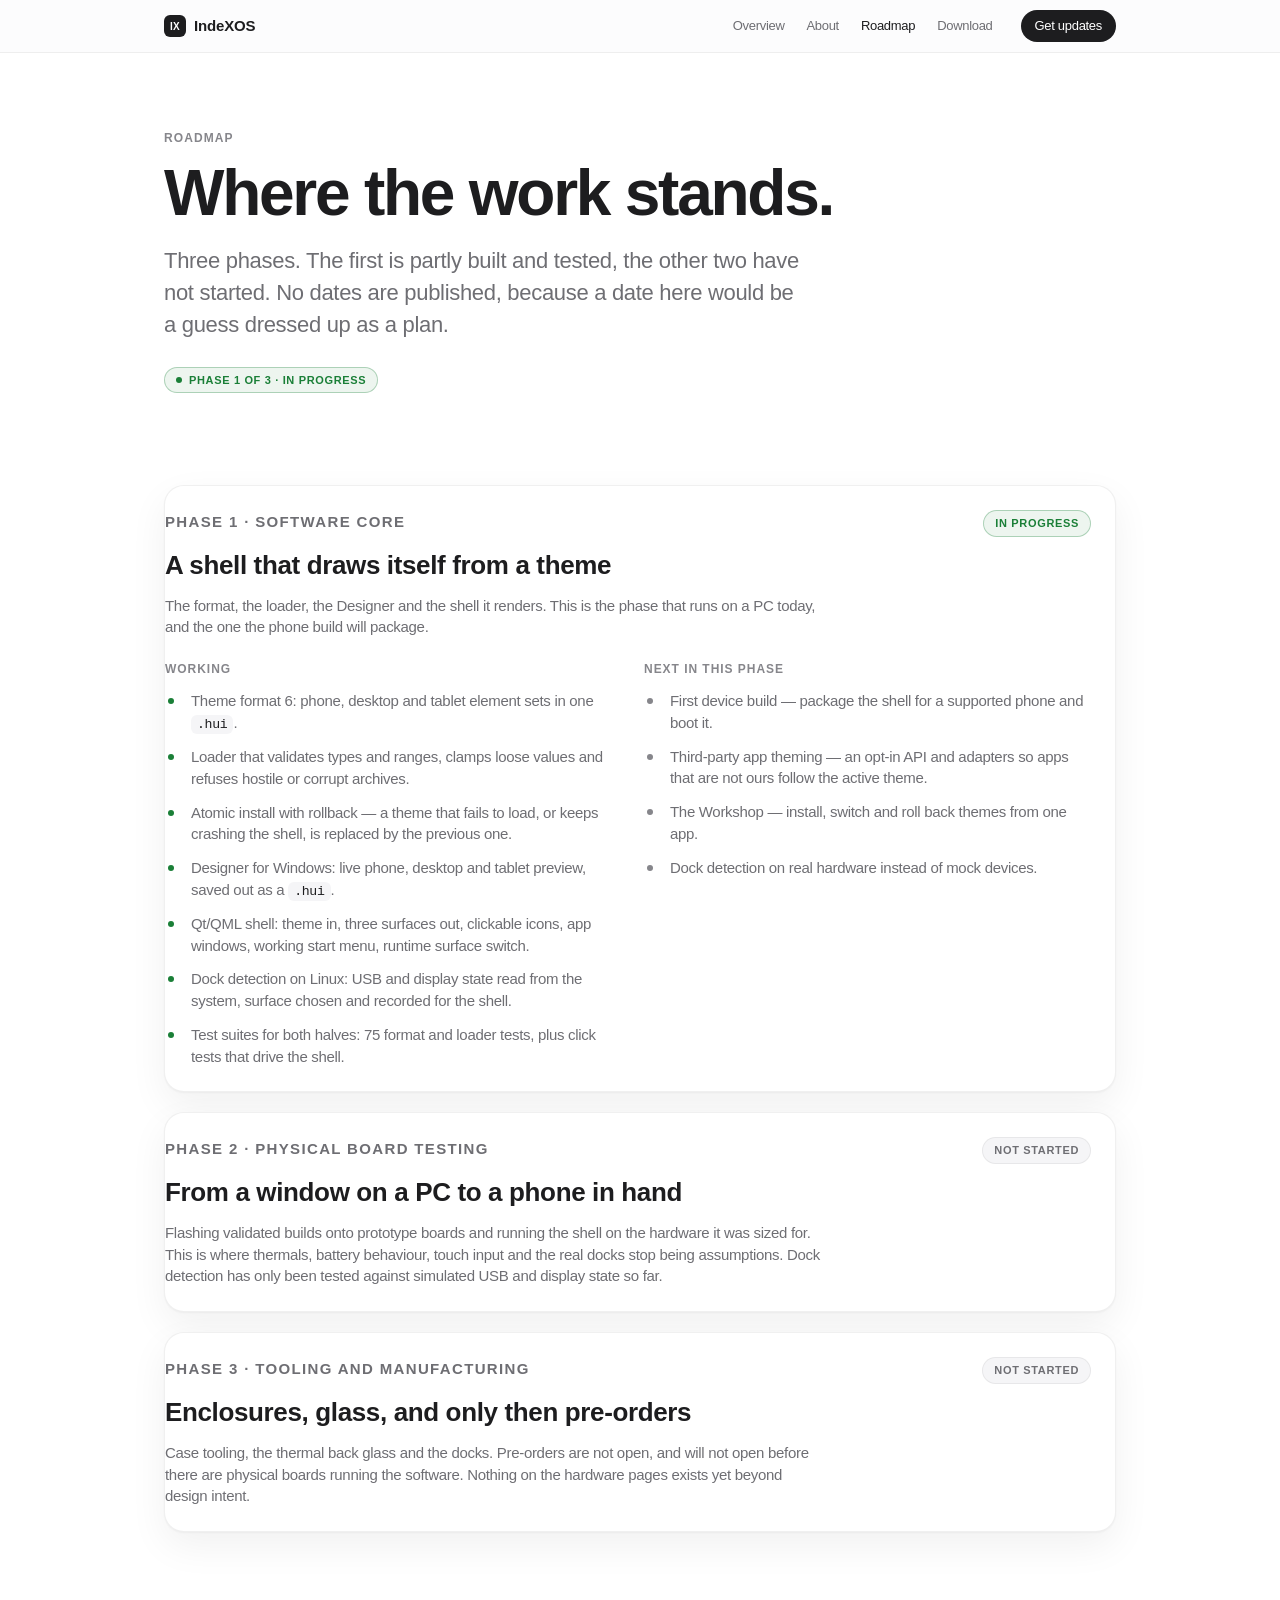
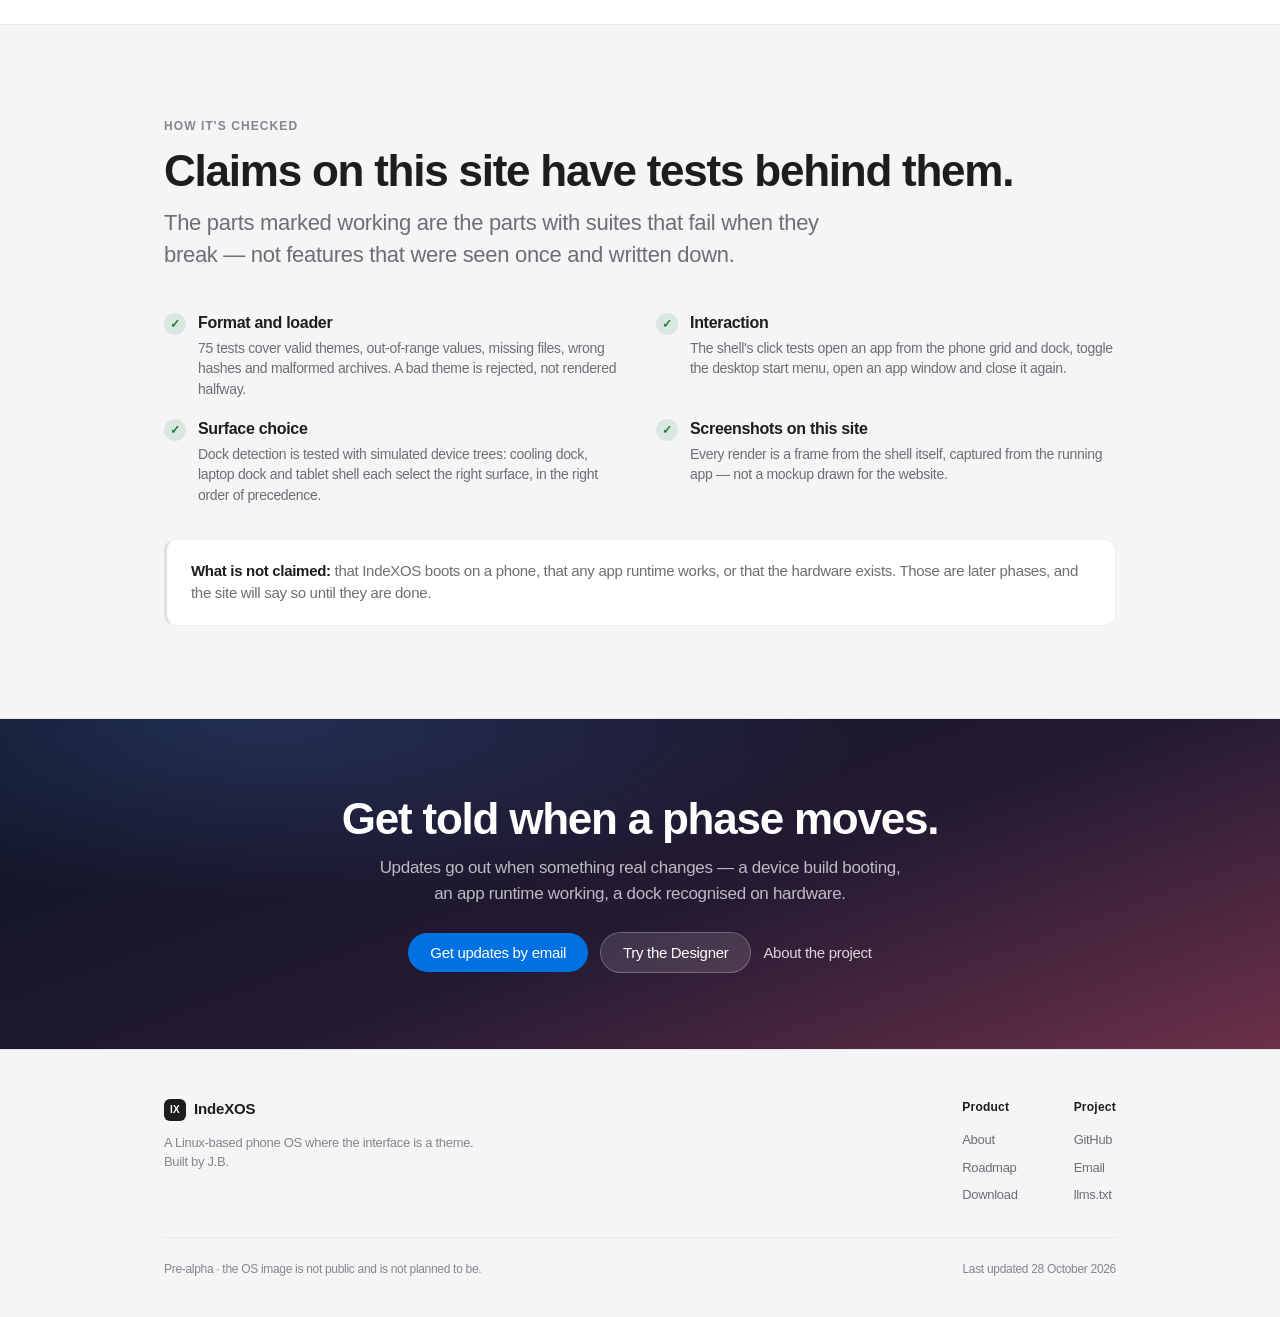
<file: roadmap.html>
<!DOCTYPE html>
<html lang="en">
<head>
  <meta charset="UTF-8" />
  <meta name="viewport" content="width=device-width, initial-scale=1.0" />
  <title>Roadmap — IndeXOS</title>
  <meta name="description" content="IndeXOS roadmap: Phase 1 (theme format, loader, three-surface shell, dock detection) is in progress. Board testing and manufacturing are not started." />
  <link rel="canonical" href="https://halo-eap.github.io/index-os-preview/roadmap.html" />
  <link rel="icon" href="data:image/svg+xml,%3Csvg xmlns='http://www.w3.org/2000/svg' viewBox='0 0 64 64'%3E%3Crect width='64' height='64' rx='14' fill='%23000'/%3E%3Ctext x='32' y='44' font-family='Segoe UI,Arial' font-size='32' font-weight='700' fill='%23fff' text-anchor='middle'%3EIX%3C/text%3E%3C/svg%3E" />
  <meta name="theme-color" content="#000000" />
  <link rel="stylesheet" href="assets/site.css" />

  <meta property="og:type" content="website" />
  <meta property="og:site_name" content="IndeXOS" />
  <meta property="og:title" content="Roadmap — IndeXOS" />
  <meta property="og:description" content="Phase 1 in progress: theme format, loader, three-surface shell, dock detection. Board testing and manufacturing are not started." />
  <meta property="og:url" content="https://halo-eap.github.io/index-os-preview/roadmap.html" />
  <meta property="og:image" content="https://halo-eap.github.io/index-os-preview/assets/img/og.png" />
  <meta property="og:image:width" content="1200" />
  <meta property="og:image:height" content="630" />
  <meta property="og:image:alt" content="The IndeXOS wordmark with the headline: the whole interface is a theme." />
  <meta name="twitter:card" content="summary_large_image" />
</head>
<body>

  <nav class="nav">
    <div class="nav-in">
      <a class="wordmark" href="index.html"><span class="ix">IX</span><span>IndeXOS</span></a>
      <div class="nav-links">
        <a href="index.html">Overview</a>
        <a href="about.html">About</a>
        <a href="roadmap.html" aria-current="page">Roadmap</a>
        <a href="download.html">Download</a>
      </div>
      <a class="nav-cta" href="mailto:haloteamint@gmail.com?subject=Keep%20me%20posted%20on%20IndeXOS">Get updates</a>
    </div>
  </nav>

  <header class="pagehead">
    <div class="wrap">
      <p class="eyebrow">Roadmap</p>
      <h1 class="h1">Where the work stands.</h1>
      <p class="lede">Three phases. The first is partly built and tested, the other two have not started. No dates are published, because a date here would be a guess dressed up as a plan.</p>
      <div class="btn-row">
        <span class="state live"><span class="dot" style="background: currentColor; box-shadow: none;"></span>Phase 1 of 3 · in progress</span>
      </div>
    </div>
  </header>

  <main>

    <section class="sec">
      <div class="wrap">

        <article class="card phase">
          <div class="phase-head">
            <div>
              <p class="phase-num">Phase 1 · Software core</p>
              <h2 class="h3" style="font-size: 26px; margin: 6px 0 0;">A shell that draws itself from a theme</h2>
            </div>
            <span class="state live">In progress</span>
          </div>
          <p class="body" style="max-width: 660px;">The format, the loader, the Designer and the shell it renders. This is the phase that runs on a PC today, and the one the phone build will package.</p>

          <div class="cols">
            <div>
              <h4>Working</h4>
              <ul class="ticklist done">
                <li>Theme format 6: phone, desktop and tablet element sets in one <code>.hui</code>.</li>
                <li>Loader that validates types and ranges, clamps loose values and refuses hostile or corrupt archives.</li>
                <li>Atomic install with rollback — a theme that fails to load, or keeps crashing the shell, is replaced by the previous one.</li>
                <li>Designer for Windows: live phone, desktop and tablet preview, saved out as a <code>.hui</code>.</li>
                <li>Qt/QML shell: theme in, three surfaces out, clickable icons, app windows, working start menu, runtime surface switch.</li>
                <li>Dock detection on Linux: USB and display state read from the system, surface chosen and recorded for the shell.</li>
                <li>Test suites for both halves: 75 format and loader tests, plus click tests that drive the shell.</li>
              </ul>
            </div>
            <div>
              <h4>Next in this phase</h4>
              <ul class="ticklist">
                <li>First device build — package the shell for a supported phone and boot it.</li>
                <li>Third-party app theming — an opt-in API and adapters so apps that are not ours follow the active theme.</li>
                <li>The Workshop — install, switch and roll back themes from one app.</li>
                <li>Dock detection on real hardware instead of mock devices.</li>
              </ul>
            </div>
          </div>
        </article>

        <article class="card phase" style="margin-top: 20px;">
          <div class="phase-head">
            <div>
              <p class="phase-num">Phase 2 · Physical board testing</p>
              <h2 class="h3" style="font-size: 26px; margin: 6px 0 0;">From a window on a PC to a phone in hand</h2>
            </div>
            <span class="state">Not started</span>
          </div>
          <p class="body" style="max-width: 660px;">Flashing validated builds onto prototype boards and running the shell on the hardware it was sized for. This is where thermals, battery behaviour, touch input and the real docks stop being assumptions. Dock detection has only been tested against simulated USB and display state so far.</p>
        </article>

        <article class="card phase" style="margin-top: 20px;">
          <div class="phase-head">
            <div>
              <p class="phase-num">Phase 3 · Tooling and manufacturing</p>
              <h2 class="h3" style="font-size: 26px; margin: 6px 0 0;">Enclosures, glass, and only then pre-orders</h2>
            </div>
            <span class="state">Not started</span>
          </div>
          <p class="body" style="max-width: 660px;">Case tooling, the thermal back glass and the docks. Pre-orders are not open, and will not open before there are physical boards running the software. Nothing on the hardware pages exists yet beyond design intent.</p>
        </article>

      </div>
    </section>

    <section class="sec soft">
      <div class="wrap">
        <div class="section-head">
          <p class="eyebrow">How it's checked</p>
          <h2 class="h2">Claims on this site have tests behind them.</h2>
          <p class="lede measure">The parts marked working are the parts with suites that fail when they break — not features that were seen once and written down.</p>
        </div>

        <div class="checks">
          <div class="check"><span class="mark">✓</span><div><strong>Format and loader</strong><p>75 tests cover valid themes, out-of-range values, missing files, wrong hashes and malformed archives. A bad theme is rejected, not rendered halfway.</p></div></div>
          <div class="check"><span class="mark">✓</span><div><strong>Interaction</strong><p>The shell's click tests open an app from the phone grid and dock, toggle the desktop start menu, open an app window and close it again.</p></div></div>
          <div class="check"><span class="mark">✓</span><div><strong>Surface choice</strong><p>Dock detection is tested with simulated device trees: cooling dock, laptop dock and tablet shell each select the right surface, in the right order of precedence.</p></div></div>
          <div class="check"><span class="mark">✓</span><div><strong>Screenshots on this site</strong><p>Every render is a frame from the shell itself, captured from the running app — not a mockup drawn for the website.</p></div></div>
        </div>

        <p class="note"><strong>What is not claimed:</strong> that IndeXOS boots on a phone, that any app runtime works, or that the hardware exists. Those are later phases, and the site will say so until they are done.</p>
      </div>
    </section>

    <section class="band">
      <div class="wrap">
        <h2 class="h2">Get told when a phase moves.</h2>
        <p>Updates go out when something real changes — a device build booting, an app runtime working, a dock recognised on hardware.</p>
        <div class="btn-row">
          <a class="btn btn-primary" href="mailto:haloteamint@gmail.com?subject=Keep%20me%20posted%20on%20IndeXOS">Get updates by email</a>
          <a class="btn btn-soft" href="download.html">Try the Designer</a>
          <a class="textlink" href="about.html">About the project</a>
        </div>
      </div>
    </section>

  </main>

  <footer class="foot">
    <div class="foot-in">
      <div class="foot-top">
        <div class="foot-brand">
          <a class="wordmark" href="index.html"><span class="ix">IX</span><span>IndeXOS</span></a>
          <p>A Linux-based phone OS where the interface is a theme. Built by J.B.</p>
        </div>
        <div class="foot-cols">
          <div>
            <h4>Product</h4>
            <a href="about.html">About</a>
            <a href="roadmap.html">Roadmap</a>
            <a href="download.html">Download</a>
          </div>
          <div>
            <h4>Project</h4>
            <a href="https://github.com/Halo-EAP/index-os-preview">GitHub</a>
            <a href="mailto:haloteamint@gmail.com">Email</a>
            <a href="llms.txt">llms.txt</a>
          </div>
        </div>
      </div>
      <p class="foot-note"><span>Pre-alpha · the OS image is not public and is not planned to be.</span><span>Last updated 28 October 2026</span></p>
    </div>
  </footer>

</body>
</html>
</file>
<file: assets/site.css>
/* IndeXOS site — shared styles. Light and dark from the system setting. */

:root {
  --bg: #ffffff;
  --bg-soft: #f5f5f7;
  --elev: #ffffff;
  --text: #1d1d1f;
  --text-2: #6e6e73;
  --text-3: #86868b;
  --line: rgba(0, 0, 0, 0.12);
  --line-2: rgba(0, 0, 0, 0.06);
  --accent: #0071e3;
  --accent-soft: rgba(0, 113, 227, 0.1);
  --good: #1a7f37;
  --code-bg: #f5f5f7;
  --nav-bg: rgba(251, 251, 253, 0.78);
  --shadow: 0 1px 2px rgba(0, 0, 0, 0.04), 0 14px 38px rgba(0, 0, 0, 0.06);
  --shadow-dev: 0 30px 70px rgba(0, 0, 0, 0.45), 0 2px 8px rgba(0, 0, 0, 0.3);
  --radius: 20px;
}

@media (prefers-color-scheme: dark) {
  :root {
    --bg: #000000;
    --bg-soft: #0a0a0b;
    --elev: #111113;
    --text: #f5f5f7;
    --text-2: #a1a1a6;
    --text-3: #86868b;
    --line: rgba(255, 255, 255, 0.16);
    --line-2: rgba(255, 255, 255, 0.08);
    --accent: #2997ff;
    --accent-soft: rgba(41, 151, 255, 0.14);
    --good: #3fb950;
    --code-bg: #141416;
    --nav-bg: rgba(20, 20, 22, 0.74);
    --shadow: 0 1px 2px rgba(0, 0, 0, 0.5), 0 16px 44px rgba(0, 0, 0, 0.45);
    --shadow-dev: 0 30px 70px rgba(0, 0, 0, 0.7), 0 2px 8px rgba(0, 0, 0, 0.5);
  }
}

* { box-sizing: border-box; }

html { -webkit-text-size-adjust: 100%; scroll-behavior: smooth; }

body {
  margin: 0;
  background: var(--bg);
  color: var(--text);
  font-family: -apple-system, BlinkMacSystemFont, "SF Pro Display", "SF Pro Text", "Segoe UI", "Helvetica Neue", Helvetica, Arial, sans-serif;
  font-size: 17px;
  line-height: 1.5;
  letter-spacing: -0.018em;
  -webkit-font-smoothing: antialiased;
  text-rendering: optimizeLegibility;
}

::selection { background: var(--accent-soft); }

a { color: var(--accent); text-decoration: none; }
a:hover { text-decoration: underline; }

p { margin: 0 0 16px; }
p:last-child { margin-bottom: 0; }

strong { font-weight: 600; color: var(--text); }

code {
  font-family: ui-monospace, SFMono-Regular, "SF Mono", Consolas, monospace;
  font-size: 0.88em;
  background: var(--code-bg);
  border-radius: 6px;
  padding: 2px 6px;
  color: var(--text);
}

.wrap { max-width: 1000px; margin: 0 auto; padding: 0 24px; }

/* ---------- nav ---------- */

.nav {
  position: sticky;
  top: 0;
  z-index: 50;
  background: var(--nav-bg);
  -webkit-backdrop-filter: saturate(180%) blur(20px);
  backdrop-filter: saturate(180%) blur(20px);
  border-bottom: 1px solid var(--line-2);
}

.nav-in {
  max-width: 1000px;
  margin: 0 auto;
  padding: 0 24px;
  height: 52px;
  display: flex;
  align-items: center;
  gap: 28px;
}

.wordmark {
  display: inline-flex;
  align-items: center;
  gap: 8px;
  font-size: 15px;
  font-weight: 600;
  letter-spacing: -0.01em;
  color: var(--text);
}

.wordmark:hover { text-decoration: none; }

.ix {
  display: inline-flex;
  align-items: center;
  justify-content: center;
  width: 22px;
  height: 22px;
  border-radius: 6px;
  background: var(--text);
  color: var(--bg);
  font-size: 10px;
  font-weight: 700;
  letter-spacing: 0.02em;
}

.nav-links { display: flex; align-items: center; gap: 22px; margin-left: auto; }

.nav-links a { color: var(--text-2); font-size: 13px; font-weight: 500; }
.nav-links a:hover { color: var(--text); text-decoration: none; }
.nav-links a[aria-current="page"] { color: var(--text); }

.nav-cta {
  font-size: 13px;
  font-weight: 500;
  padding: 6px 14px;
  border-radius: 980px;
  background: var(--text);
  color: var(--bg) !important;
  white-space: nowrap;
}

.nav-cta:hover { text-decoration: none; opacity: 0.86; }

/* ---------- buttons ---------- */

.btn {
  display: inline-flex;
  align-items: center;
  gap: 8px;
  padding: 12px 22px;
  border-radius: 980px;
  font-size: 15px;
  font-weight: 500;
  line-height: 1;
  transition: opacity 0.18s ease, background-color 0.18s ease;
}

.btn:hover { text-decoration: none; opacity: 0.86; }

.btn-primary { background: var(--accent); color: #ffffff; }
.btn-soft { background: var(--bg-soft); color: var(--text); border: 1px solid var(--line-2); }
.btn-ghost { color: #ffffff; border: 1px solid rgba(255, 255, 255, 0.34); }
.btn-ghost:hover { background: rgba(255, 255, 255, 0.1); opacity: 1; }

.btn-row { display: flex; flex-wrap: wrap; gap: 12px; align-items: center; }

.textlink { font-size: 15px; font-weight: 500; white-space: nowrap; }

/* ---------- hero ---------- */

.hero {
  color: #ffffff;
  background:
    radial-gradient(90% 70% at 12% 0%, rgba(104, 146, 255, 0.22), transparent 62%),
    radial-gradient(80% 70% at 92% 18%, rgba(255, 122, 168, 0.18), transparent 60%),
    linear-gradient(168deg, #0b1424 0%, #1b1a33 42%, #4b2945 78%, #7c3552 100%);
  padding: 84px 0 0;
  overflow: hidden;
}

.hero .wrap { text-align: center; }

.hero-pill {
  display: inline-flex;
  align-items: center;
  gap: 8px;
  font-size: 12px;
  font-weight: 600;
  letter-spacing: 0.06em;
  text-transform: uppercase;
  color: rgba(255, 255, 255, 0.86);
  border: 1px solid rgba(255, 255, 255, 0.24);
  background: rgba(255, 255, 255, 0.08);
  border-radius: 980px;
  padding: 6px 14px;
  margin-bottom: 22px;
}

.dot { width: 6px; height: 6px; border-radius: 50%; background: #4ade80; box-shadow: 0 0 0 3px rgba(74, 222, 128, 0.18); }

.h1 {
  margin: 0 auto 18px;
  max-width: 15ch;
  font-size: clamp(42px, 6.4vw, 78px);
  line-height: 1.03;
  font-weight: 600;
  letter-spacing: -0.035em;
}

.h1 .dim { color: rgba(255, 255, 255, 0.55); }

.hero-sub {
  margin: 0 auto 30px;
  max-width: 660px;
  font-size: clamp(17px, 2.1vw, 21px);
  line-height: 1.45;
  color: rgba(255, 255, 255, 0.74);
}

.hero-sub code { background: rgba(255, 255, 255, 0.12); color: #ffffff; }

.hero .btn-row { justify-content: center; }
.hero .textlink { color: rgba(255, 255, 255, 0.82); }
.hero .textlink:hover { color: #ffffff; }

.hero-caption {
  margin: 26px auto 0;
  font-size: 12px;
  color: rgba(255, 255, 255, 0.5);
}

/* devices on the hero */

.stage {
  display: flex;
  align-items: flex-end;
  justify-content: center;
  gap: clamp(10px, 2.4vw, 26px);
  padding: 54px 0 0;
  margin-bottom: -2px;
}

.dev {
  display: block;
  background: #05070c;
  border: 1px solid rgba(255, 255, 255, 0.16);
  box-shadow: var(--shadow-dev);
  overflow: hidden;
  flex: 0 0 auto;
}

.dev img { display: block; width: 100%; height: auto; }

.dev.phone { width: clamp(92px, 12vw, 138px); border-radius: 20px; padding: 4px; }
.dev.phone img { border-radius: 16px; }

.dev.desktop { width: clamp(280px, 40vw, 500px); border-radius: 10px; }

.dev.tablet { width: clamp(170px, 24vw, 300px); border-radius: 16px; padding: 5px; }
.dev.tablet img { border-radius: 11px; }

/* ---------- sections ---------- */

.sec { padding: 92px 0; }
.sec.soft { background: var(--bg-soft); border-top: 1px solid var(--line-2); border-bottom: 1px solid var(--line-2); }
.sec.tight { padding: 64px 0; }

.eyebrow {
  margin: 0 0 12px;
  font-size: 12px;
  font-weight: 600;
  letter-spacing: 0.09em;
  text-transform: uppercase;
  color: var(--text-3);
}

.h2 {
  margin: 0 0 16px;
  font-size: clamp(28px, 4vw, 44px);
  line-height: 1.1;
  font-weight: 600;
  letter-spacing: -0.028em;
}

.h3 { margin: 0 0 8px; font-size: 19px; line-height: 1.3; font-weight: 600; letter-spacing: -0.014em; }

.lede { font-size: clamp(18px, 2.3vw, 22px); line-height: 1.45; color: var(--text-2); }
.body { color: var(--text-2); }
.measure { max-width: 680px; }

.split { display: grid; grid-template-columns: 1fr 1fr; gap: 56px; align-items: start; }

.section-head { margin-bottom: 40px; }
.section-head .h2 { margin-bottom: 12px; }

/* ---------- cards ---------- */

.grid { display: grid; gap: 20px; }
.grid.two { grid-template-columns: repeat(2, minmax(0, 1fr)); }
.grid.three { grid-template-columns: repeat(3, minmax(0, 1fr)); }
.grid.four { grid-template-columns: repeat(4, minmax(0, 1fr)); }

.card {
  background: var(--elev);
  border: 1px solid var(--line-2);
  border-radius: var(--radius);
  padding: 24px;
  box-shadow: var(--shadow);
}

.card p { color: var(--text-2); font-size: 15px; line-height: 1.45; }

.card .meta {
  margin-top: 14px;
  font-family: ui-monospace, SFMono-Regular, Consolas, monospace;
  font-size: 11px;
  letter-spacing: 0.02em;
  color: var(--text-3);
}

.mode { padding: 0; overflow: hidden; display: flex; flex-direction: column; }

.media {
  height: 232px;
  display: flex;
  align-items: flex-end;
  justify-content: center;
  padding: 22px 22px 0;
  background:
    radial-gradient(90% 80% at 50% 0%, rgba(124, 53, 82, 0.35), transparent 70%),
    linear-gradient(180deg, #0b1424, #241a33);
}

.media img {
  display: block;
  max-width: 100%;
  max-height: 100%;
  width: auto;
  border-radius: 8px 8px 0 0;
  box-shadow: 0 18px 40px rgba(0, 0, 0, 0.5);
}

.media.wide img { width: 100%; height: auto; border-radius: 8px 8px 0 0; }
.media.tall img { height: 100%; width: auto; max-width: none; }

.mode .body { padding: 20px 22px 22px; }
.mode .body p { margin: 0; }

/* ---------- status checks ---------- */

.checks { display: grid; grid-template-columns: 1fr 1fr; gap: 18px 32px; }

.check { display: flex; gap: 12px; align-items: flex-start; }

.mark {
  flex: 0 0 auto;
  width: 22px;
  height: 22px;
  margin-top: 2px;
  border-radius: 50%;
  display: inline-flex;
  align-items: center;
  justify-content: center;
  font-size: 12px;
  font-weight: 700;
  background: rgba(26, 127, 55, 0.12);
  color: var(--good);
}

@media (prefers-color-scheme: dark) {
  .mark { background: rgba(63, 185, 80, 0.16); }
}

.check strong { display: block; font-size: 16px; margin-bottom: 3px; }
.check p { margin: 0; font-size: 14px; line-height: 1.45; color: var(--text-2); }

.note {
  margin-top: 34px;
  padding: 20px 24px;
  border: 1px solid var(--line-2);
  border-left: 3px solid var(--line);
  border-radius: 12px;
  background: var(--bg);
  color: var(--text-2);
  font-size: 15px;
}

.sec.soft .note { background: var(--elev); }

.note strong { color: var(--text); }

/* ---------- roadmap ---------- */

.phase { position: relative; padding-left: 0; }
.phase-head { display: flex; align-items: baseline; justify-content: space-between; gap: 16px; flex-wrap: wrap; margin-bottom: 12px; }
.phase-num { font-size: 12px; font-weight: 600; letter-spacing: 0.09em; text-transform: uppercase; color: var(--text-3); }

.state {
  display: inline-flex;
  align-items: center;
  gap: 7px;
  font-size: 11px;
  font-weight: 600;
  letter-spacing: 0.06em;
  text-transform: uppercase;
  padding: 4px 11px;
  border-radius: 980px;
  border: 1px solid var(--line-2);
  color: var(--text-2);
  background: var(--bg-soft);
  white-space: nowrap;
}

.state.live { color: var(--good); border-color: rgba(26, 127, 55, 0.3); background: rgba(26, 127, 55, 0.08); }
@media (prefers-color-scheme: dark) {
  .state.live { border-color: rgba(63, 185, 80, 0.34); background: rgba(63, 185, 80, 0.1); }
}

.cols { display: grid; grid-template-columns: 1fr 1fr; gap: 32px; margin-top: 22px; }
.cols h4 { margin: 0 0 12px; font-size: 12px; font-weight: 600; letter-spacing: 0.08em; text-transform: uppercase; color: var(--text-3); }

.ticklist { list-style: none; margin: 0; padding: 0; }
.ticklist li { position: relative; padding: 0 0 12px 26px; font-size: 15px; line-height: 1.45; color: var(--text-2); }
.ticklist li:last-child { padding-bottom: 0; }
.ticklist li::before { content: ""; position: absolute; left: 3px; top: 8px; width: 6px; height: 6px; border-radius: 50%; background: var(--text-3); }
.ticklist.done li::before { background: var(--good); }

/* ---------- download ---------- */

.dl .card { display: flex; flex-direction: column; }
.dl .card .btn { align-self: flex-start; margin-top: auto; }

.spec { width: 100%; border-collapse: collapse; font-size: 15px; }
.spec th, .spec td { text-align: left; padding: 12px 0; border-bottom: 1px solid var(--line-2); vertical-align: top; }
.spec th { width: 38%; font-weight: 500; color: var(--text-3); font-size: 14px; }
.spec tr:last-child th, .spec tr:last-child td { border-bottom: none; }
.spec td { color: var(--text); }

/* ---------- cta band ---------- */

.band {
  color: #ffffff;
  background:
    radial-gradient(80% 90% at 20% 0%, rgba(104, 146, 255, 0.2), transparent 60%),
    linear-gradient(160deg, #0b1424 0%, #241a33 55%, #6d3049 100%);
  padding: 76px 0;
}

.band .wrap { text-align: center; }
.band .h2 { color: #ffffff; margin-bottom: 12px; }
.band p { color: rgba(255, 255, 255, 0.7); max-width: 540px; margin: 0 auto 26px; }
.band .btn-row { justify-content: center; }
.band .btn-soft { background: rgba(255, 255, 255, 0.12); color: #ffffff; border-color: rgba(255, 255, 255, 0.24); }
.band .textlink { color: rgba(255, 255, 255, 0.82); }
.band .textlink:hover { color: #ffffff; }

/* ---------- footer ---------- */

.foot {
  border-top: 1px solid var(--line-2);
  background: var(--bg-soft);
  padding: 48px 0 40px;
  font-size: 13px;
  color: var(--text-2);
}

.foot-in { max-width: 1000px; margin: 0 auto; padding: 0 24px; }

.foot-top { display: flex; justify-content: space-between; gap: 40px; flex-wrap: wrap; padding-bottom: 28px; border-bottom: 1px solid var(--line-2); }

.foot-brand { max-width: 320px; }
.foot-brand p { margin: 12px 0 0; font-size: 13px; line-height: 1.5; color: var(--text-3); }

.foot-cols { display: flex; gap: 56px; }
.foot-cols h4 { margin: 0 0 10px; font-size: 12px; font-weight: 600; color: var(--text); letter-spacing: 0.02em; }
.foot-cols a { display: block; color: var(--text-2); font-size: 13px; padding: 4px 0; }
.foot-cols a:hover { color: var(--text); text-decoration: none; }

.foot-note { margin: 22px 0 0; font-size: 12px; color: var(--text-3); display: flex; justify-content: space-between; gap: 20px; flex-wrap: wrap; }
.foot-note a { color: var(--text-3); }
.foot-note a:hover { color: var(--text); }

/* ---------- page header for subpages ---------- */

.pagehead { padding: 76px 0 0; background: var(--bg); }
.pagehead .eyebrow { margin-bottom: 14px; }
.pagehead .h1 {
  color: var(--text);
  max-width: 22ch;
  margin: 0 0 18px;
  font-size: clamp(36px, 5.4vw, 64px);
}
.pagehead .lede { max-width: 640px; }
.pagehead .btn-row { margin-top: 26px; }

/* ---------- steps and shots ---------- */

.steps { display: grid; gap: 18px; }

.step { display: flex; gap: 14px; align-items: flex-start; }

.step .n {
  flex: 0 0 auto;
  width: 24px;
  height: 24px;
  margin-top: 1px;
  border-radius: 50%;
  border: 1px solid var(--line);
  display: inline-flex;
  align-items: center;
  justify-content: center;
  font-size: 12px;
  font-weight: 600;
  color: var(--text-2);
}

.step strong { display: block; font-size: 16px; margin-bottom: 3px; }
.step p { margin: 0; font-size: 14px; line-height: 1.45; color: var(--text-2); }

.shot {
  display: block;
  width: 100%;
  height: auto;
  border-radius: 14px;
  border: 1px solid var(--line-2);
  box-shadow: var(--shadow);
}

.shotcap { margin: 12px 0 0; font-size: 12px; color: var(--text-3); text-align: center; }

/* ---------- responsive ---------- */

@media (max-width: 900px) {
  .split { grid-template-columns: 1fr; gap: 32px; }
  .grid.four { grid-template-columns: repeat(2, minmax(0, 1fr)); }
}

@media (max-width: 760px) {
  .nav-in { gap: 16px; height: 48px; }
  .nav-links { gap: 14px; }
  .nav-links a { font-size: 12px; }
  .nav-cta { display: none; }
  .sec { padding: 64px 0; }
  .grid.three { grid-template-columns: 1fr; }
  .grid.two { grid-template-columns: 1fr; }
  .checks { grid-template-columns: 1fr; }
  .cols { grid-template-columns: 1fr; gap: 24px; }
  .hero { padding-top: 56px; }
  .stage { padding-top: 36px; gap: 10px; }
  .dev.desktop { width: 62vw; }
  .dev.phone { width: 17vw; }
  .dev.tablet { display: none; }
  .foot-cols { gap: 36px; }
}

@media (max-width: 420px) {
  .wordmark span:last-child { display: none; }
  .hero-pill { font-size: 10px; letter-spacing: 0.04em; }
  .btn { padding: 11px 18px; font-size: 14px; }
}

@media (prefers-reduced-motion: reduce) {
  html { scroll-behavior: auto; }
}
</file>
